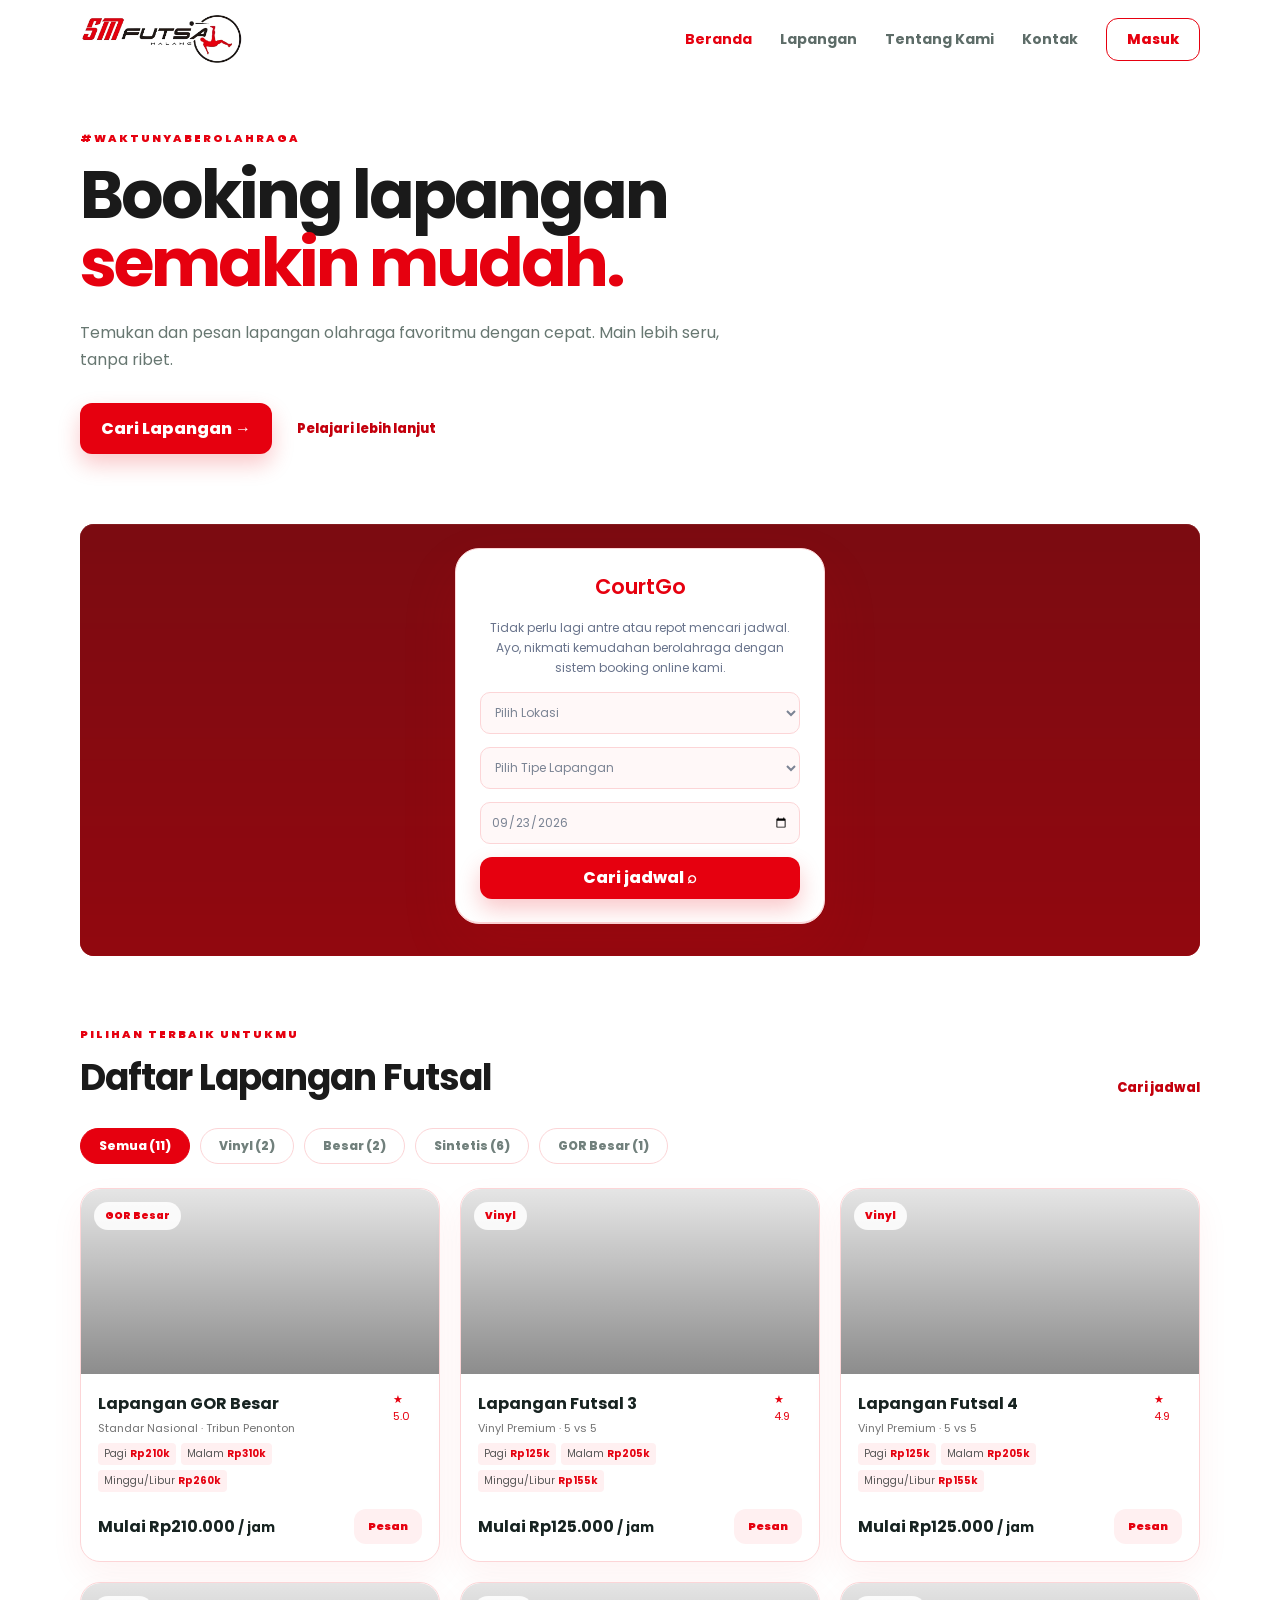
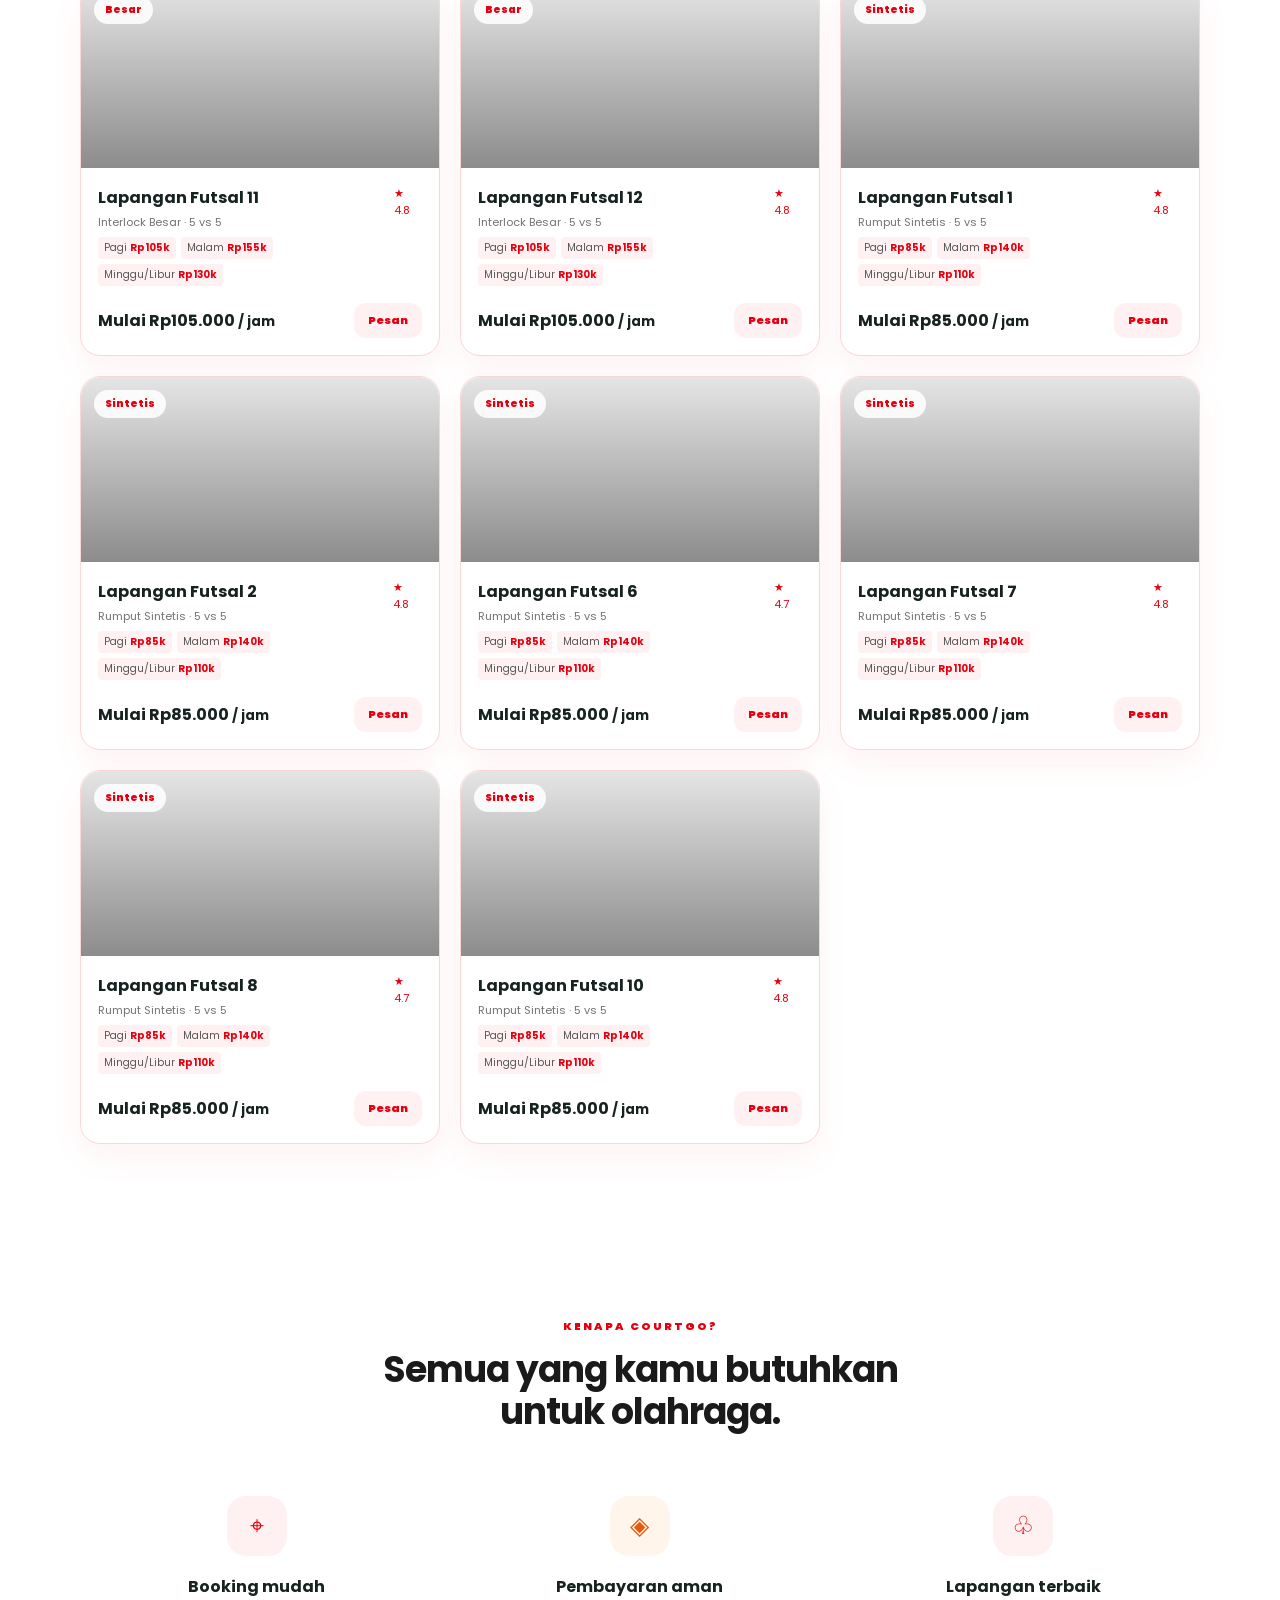
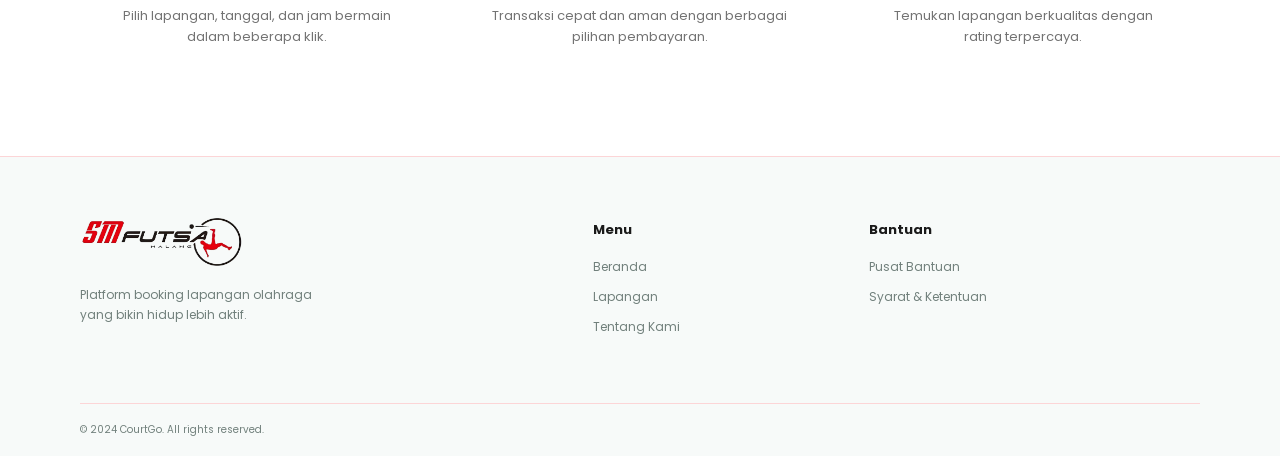
<file: index.html>
<!doctype html>
<html lang="id">
  <head>
    <meta charset="UTF-8" />
    <meta name="viewport" content="width=device-width, initial-scale=1.0" />
    <meta
      name="description"
      content="Booking lapangan olahraga CourtGo dengan cepat dan mudah."
    />
    <title>CourtGo | Booking Lapangan</title>
    <link rel="icon" type="image/png" href="logo.png" />
    <link rel="preconnect" href="https://fonts.googleapis.com" />
    <link rel="preconnect" href="https://fonts.gstatic.com" crossorigin />
    <link
      href="https://fonts.googleapis.com/css2?family=Poppins:wght@400;500;600;700;800&display=swap"
      rel="stylesheet"
    />
    <link rel="stylesheet" href="styles.css" />
    <link rel="stylesheet" href="home-layout.css" />
    <link rel="stylesheet" href="home-fix.css" />
    <link rel="stylesheet" href="redesign.css" />
    <link rel="stylesheet" href="high-end.css" />
  </head>
  <body>
    <a class="skip-link" href="#booking">Lewati ke pencarian lapangan</a>
    <header class="site-header" id="beranda">
      <nav class="nav container" aria-label="Navigasi utama">
        <a class="brand" href="#beranda"
          ><img class="brand-logo" src="logo.png" alt="SM Futsal Malang"
        /></a><button class="nav-toggle" aria-label="Buka menu">
          <span></span><span></span><span></span>
        </button>
        <div class="nav-links">
          <a class="active" href="#beranda">Beranda</a
          ><a href="#lapangan">Lapangan</a
          ><a href="#tentang">Tentang Kami</a><a href="#kontak">Kontak</a
          ><a class="btn btn-outline" href="login.html">Masuk</a>
        </div>
      </nav>
    </header>
    <main>
      <section class="hero">
        <div class="container hero-grid">
          <div class="hero-copy">
            <span class="eyebrow">#WaktunyaBerolahraga</span>
            <h1>Booking lapangan<br /><span>semakin mudah.</span></h1>
            <p>
              Temukan dan pesan lapangan olahraga favoritmu dengan cepat. Main
              lebih seru, tanpa ribet.
            </p>
            <div class="hero-actions">
              <a class="btn btn-primary" href="#booking">Cari Lapangan →</a
              ><a class="text-link" href="#tentang">Pelajari lebih lanjut</a>
            </div>
          </div>
        </div>
      </section>
      <section class="booking-panel container" id="booking">
        <div class="booking-panel-inner">
          <h2>CourtGo</h2>
          <p>
            Tidak perlu lagi antre atau repot mencari jadwal. Ayo, nikmati
            kemudahan berolahraga dengan sistem booking online kami.
          </p>
          <form id="bookingForm">
            <select required id="locationSelect">
              <option value="">Pilih Lokasi</option>
              <option value="sudimoro">JL. Sudimoro Utara</option></select
            ><select required id="courtTypeSelect">
              <option value="">Pilih Tipe Lapangan</option>
              <option value="vinyl">Lapangan Vinyl</option>
              <option value="besar">Lapangan Besar</option>
              <option value="sintetis">Lapangan Sintetis</option>
              <option value="gor">Lapangan GOR Besar</option></select
            ><input type="date" value="2026-09-23" required /><button
              class="btn btn-primary"
              type="submit"
            >
              Cari jadwal ⌕
            </button>
          </form>
        </div>
      </section>
      <section class="section container" id="lapangan">
        <div class="section-head">
          <div>
            <span class="eyebrow">Pilihan terbaik untukmu</span>
            <h2>Daftar Lapangan Futsal</h2>
          </div>
          <a class="text-link" href="#booking">Cari jadwal</a>
        </div>
        <div class="filter-row">
          <button class="filter active" data-filter="all">Semua (11)</button
          ><button class="filter" data-filter="vinyl">Vinyl (2)</button
          ><button class="filter" data-filter="besar">Besar (2)</button
          ><button class="filter" data-filter="sintetis">Sintetis (6)</button
          ><button class="filter" data-filter="gor">GOR Besar (1)</button>
        </div>
        <div class="court-grid">
          <!-- GOR Besar (1) -->
          <article class="court-card" data-category="gor">
            <div class="court-image image-futsal" style="background-image: url('https://images.unsplash.com/photo-1574629810360-7efbbe195018?auto=format&fit=crop&w=800&q=80');">
              <span class="badge">GOR Besar</span>
            </div>
            <div class="court-info">
              <div>
                <h3>Lapangan GOR Besar</h3>
                <p>Standar Nasional · Tribun Penonton</p>
                <div class="court-rates">
                  <span>Pagi <b>Rp210k</b></span>
                  <span>Malam <b>Rp310k</b></span>
                  <span>Minggu/Libur <b>Rp260k</b></span>
                </div>
              </div>
              <div class="rating">★ 5.0</div>
            </div>
            <div class="court-bottom">
              <strong>Mulai Rp210.000 <small>/ jam</small></strong
              ><a class="book-btn" href="detail.html?court=gor">Pesan</a>
            </div>
          </article>

          <!-- Lapangan Vinyl (2): Lapangan 3 & 4 -->
          <article class="court-card" data-category="vinyl">
            <div class="court-image image-futsal" style="background-image: url('https://images.unsplash.com/photo-1518091043644-c1d4457512c6?auto=format&fit=crop&w=800&q=80');">
              <span class="badge">Vinyl</span>
            </div>
            <div class="court-info">
              <div>
                <h3>Lapangan Futsal 3</h3>
                <p>Vinyl Premium · 5 vs 5</p>
                <div class="court-rates">
                  <span>Pagi <b>Rp125k</b></span>
                  <span>Malam <b>Rp205k</b></span>
                  <span>Minggu/Libur <b>Rp155k</b></span>
                </div>
              </div>
              <div class="rating">★ 4.9</div>
            </div>
            <div class="court-bottom">
              <strong>Mulai Rp125.000 <small>/ jam</small></strong
              ><a class="book-btn" href="detail.html?court=3">Pesan</a>
            </div>
          </article>
          <article class="court-card" data-category="vinyl">
            <div class="court-image image-futsal" style="background-image: url('https://images.unsplash.com/photo-1560272564-c83b66b1ad12?auto=format&fit=crop&w=800&q=80');">
              <span class="badge">Vinyl</span>
            </div>
            <div class="court-info">
              <div>
                <h3>Lapangan Futsal 4</h3>
                <p>Vinyl Premium · 5 vs 5</p>
                <div class="court-rates">
                  <span>Pagi <b>Rp125k</b></span>
                  <span>Malam <b>Rp205k</b></span>
                  <span>Minggu/Libur <b>Rp155k</b></span>
                </div>
              </div>
              <div class="rating">★ 4.9</div>
            </div>
            <div class="court-bottom">
              <strong>Mulai Rp125.000 <small>/ jam</small></strong
              ><a class="book-btn" href="detail.html?court=4">Pesan</a>
            </div>
          </article>

          <!-- Lapangan Besar (2): Lapangan 11 & 12 -->
          <article class="court-card" data-category="besar">
            <div class="court-image image-futsal" style="background-image: url('https://images.unsplash.com/photo-1575361204480-aadea25e6e68?auto=format&fit=crop&w=800&q=80');">
              <span class="badge">Besar</span>
            </div>
            <div class="court-info">
              <div>
                <h3>Lapangan Futsal 11</h3>
                <p>Interlock Besar · 5 vs 5</p>
                <div class="court-rates">
                  <span>Pagi <b>Rp105k</b></span>
                  <span>Malam <b>Rp155k</b></span>
                  <span>Minggu/Libur <b>Rp130k</b></span>
                </div>
              </div>
              <div class="rating">★ 4.8</div>
            </div>
            <div class="court-bottom">
              <strong>Mulai Rp105.000 <small>/ jam</small></strong
              ><a class="book-btn" href="detail.html?court=11">Pesan</a>
            </div>
          </article>
          <article class="court-card" data-category="besar">
            <div class="court-image image-futsal" style="background-image: url('https://images.unsplash.com/photo-1431324155629-1a6deb1dec8d?auto=format&fit=crop&w=800&q=80');">
              <span class="badge">Besar</span>
            </div>
            <div class="court-info">
              <div>
                <h3>Lapangan Futsal 12</h3>
                <p>Interlock Besar · 5 vs 5</p>
                <div class="court-rates">
                  <span>Pagi <b>Rp105k</b></span>
                  <span>Malam <b>Rp155k</b></span>
                  <span>Minggu/Libur <b>Rp130k</b></span>
                </div>
              </div>
              <div class="rating">★ 4.8</div>
            </div>
            <div class="court-bottom">
              <strong>Mulai Rp105.000 <small>/ jam</small></strong
              ><a class="book-btn" href="detail.html?court=12">Pesan</a>
            </div>
          </article>

          <!-- Lapangan Sintetis (6): Lapangan 1, 2, 6, 7, 8, 10 -->
          <article class="court-card" data-category="sintetis">
            <div class="court-image image-futsal" style="background-image: url('https://images.unsplash.com/photo-1529900748604-07564a03e7a6?auto=format&fit=crop&w=800&q=80');">
              <span class="badge">Sintetis</span>
            </div>
            <div class="court-info">
              <div>
                <h3>Lapangan Futsal 1</h3>
                <p>Rumput Sintetis · 5 vs 5</p>
                <div class="court-rates">
                  <span>Pagi <b>Rp85k</b></span>
                  <span>Malam <b>Rp140k</b></span>
                  <span>Minggu/Libur <b>Rp110k</b></span>
                </div>
              </div>
              <div class="rating">★ 4.8</div>
            </div>
            <div class="court-bottom">
              <strong>Mulai Rp85.000 <small>/ jam</small></strong
              ><a class="book-btn" href="detail.html?court=1">Pesan</a>
            </div>
          </article>
          <article class="court-card" data-category="sintetis">
            <div class="court-image image-futsal" style="background-image: url('https://images.unsplash.com/photo-1551958219-acbc608c6377?auto=format&fit=crop&w=800&q=80');">
              <span class="badge">Sintetis</span>
            </div>
            <div class="court-info">
              <div>
                <h3>Lapangan Futsal 2</h3>
                <p>Rumput Sintetis · 5 vs 5</p>
                <div class="court-rates">
                  <span>Pagi <b>Rp85k</b></span>
                  <span>Malam <b>Rp140k</b></span>
                  <span>Minggu/Libur <b>Rp110k</b></span>
                </div>
              </div>
              <div class="rating">★ 4.8</div>
            </div>
            <div class="court-bottom">
              <strong>Mulai Rp85.000 <small>/ jam</small></strong
              ><a class="book-btn" href="detail.html?court=2">Pesan</a>
            </div>
          </article>
          <article class="court-card" data-category="sintetis">
            <div class="court-image image-futsal" style="background-image: url('https://images.unsplash.com/photo-1543326727-cf6c39e8f84c?auto=format&fit=crop&w=800&q=80');">
              <span class="badge">Sintetis</span>
            </div>
            <div class="court-info">
              <div>
                <h3>Lapangan Futsal 6</h3>
                <p>Rumput Sintetis · 5 vs 5</p>
                <div class="court-rates">
                  <span>Pagi <b>Rp85k</b></span>
                  <span>Malam <b>Rp140k</b></span>
                  <span>Minggu/Libur <b>Rp110k</b></span>
                </div>
              </div>
              <div class="rating">★ 4.7</div>
            </div>
            <div class="court-bottom">
              <strong>Mulai Rp85.000 <small>/ jam</small></strong
              ><a class="book-btn" href="detail.html?court=6">Pesan</a>
            </div>
          </article>
          <article class="court-card" data-category="sintetis">
            <div class="court-image image-futsal" style="background-image: url('https://images.unsplash.com/photo-1508098682722-e99c43a406b2?auto=format&fit=crop&w=800&q=80');">
              <span class="badge">Sintetis</span>
            </div>
            <div class="court-info">
              <div>
                <h3>Lapangan Futsal 7</h3>
                <p>Rumput Sintetis · 5 vs 5</p>
                <div class="court-rates">
                  <span>Pagi <b>Rp85k</b></span>
                  <span>Malam <b>Rp140k</b></span>
                  <span>Minggu/Libur <b>Rp110k</b></span>
                </div>
              </div>
              <div class="rating">★ 4.8</div>
            </div>
            <div class="court-bottom">
              <strong>Mulai Rp85.000 <small>/ jam</small></strong
              ><a class="book-btn" href="detail.html?court=7">Pesan</a>
            </div>
          </article>
          <article class="court-card" data-category="sintetis">
            <div class="court-image image-futsal" style="background-image: url('https://images.unsplash.com/photo-1577223625816-7546f13df25d?auto=format&fit=crop&w=800&q=80');">
              <span class="badge">Sintetis</span>
            </div>
            <div class="court-info">
              <div>
                <h3>Lapangan Futsal 8</h3>
                <p>Rumput Sintetis · 5 vs 5</p>
                <div class="court-rates">
                  <span>Pagi <b>Rp85k</b></span>
                  <span>Malam <b>Rp140k</b></span>
                  <span>Minggu/Libur <b>Rp110k</b></span>
                </div>
              </div>
              <div class="rating">★ 4.7</div>
            </div>
            <div class="court-bottom">
              <strong>Mulai Rp85.000 <small>/ jam</small></strong
              ><a class="book-btn" href="detail.html?court=8">Pesan</a>
            </div>
          </article>
          <article class="court-card" data-category="sintetis">
            <div class="court-image image-futsal" style="background-image: url('https://images.unsplash.com/photo-1579952363873-27f3bade9f55?auto=format&fit=crop&w=800&q=80');">
              <span class="badge">Sintetis</span>
            </div>
            <div class="court-info">
              <div>
                <h3>Lapangan Futsal 10</h3>
                <p>Rumput Sintetis · 5 vs 5</p>
                <div class="court-rates">
                  <span>Pagi <b>Rp85k</b></span>
                  <span>Malam <b>Rp140k</b></span>
                  <span>Minggu/Libur <b>Rp110k</b></span>
                </div>
              </div>
              <div class="rating">★ 4.8</div>
            </div>
            <div class="court-bottom">
              <strong>Mulai Rp85.000 <small>/ jam</small></strong
              ><a class="book-btn" href="detail.html?court=10">Pesan</a>
            </div>
          </article>
        </div>
      </section>
      <section class="benefits" id="tentang">
        <div class="container">
          <div class="section-head centered">
            <div>
              <span class="eyebrow">Kenapa CourtGo?</span>
              <h2>Semua yang kamu butuhkan<br />untuk olahraga.</h2>
            </div>
          </div>
          <div class="benefit-grid">
            <div class="benefit">
              <span class="benefit-icon green">⌖</span>
              <h3>Booking mudah</h3>
              <p>
                Pilih lapangan, tanggal, dan jam bermain dalam beberapa klik.
              </p>
            </div>
            <div class="benefit">
              <span class="benefit-icon orange">◈</span>
              <h3>Pembayaran aman</h3>
              <p>
                Transaksi cepat dan aman dengan berbagai pilihan pembayaran.
              </p>
            </div>
            <div class="benefit">
              <span class="benefit-icon blue">♧</span>
              <h3>Lapangan terbaik</h3>
              <p>Temukan lapangan berkualitas dengan rating terpercaya.</p>
            </div>
          </div>
        </div>
      </section>
    </main>
    <footer class="footer">
      <div class="container footer-grid">
        <div>
          <a class="brand" href="#beranda"
            ><img class="brand-logo" src="logo.png" alt="SM Futsal Malang"
          /></a>
          <p>
            Platform booking lapangan olahraga<br />yang bikin hidup lebih
            aktif.
          </p>
        </div>
        <div>
          <h4>Menu</h4>
          <a href="#beranda">Beranda</a><a href="#lapangan">Lapangan</a
          ><a href="#tentang">Tentang Kami</a>
        </div>
        <div>
          <h4>Bantuan</h4>
          <a href="#kontak">Pusat Bantuan</a
          ><a href="#kontak">Syarat & Ketentuan</a>
        </div>
      </div>
      <div class="container footer-bottom">
        © 2024 CourtGo. All rights reserved.
      </div>
    </footer>
    <script>
      document
        .querySelector("#bookingForm")
        .addEventListener("submit", (event) => {
          event.preventDefault();
          const courtType = document.querySelector("#courtTypeSelect")?.value;
          if (courtType) {
            const filterBtn = document.querySelector(`.filter-row .filter[data-filter="${courtType}"]`);
            if (filterBtn) filterBtn.click();
          }
          document.querySelector("#lapangan")?.scrollIntoView({ behavior: "smooth" });
        });

      // Filter Lapangan Futsal (Semua, Besar, Kecil)
      const filterBtns = document.querySelectorAll(".filter-row .filter");
      const courtCards = document.querySelectorAll(".court-grid .court-card");

      filterBtns.forEach((btn) => {
        btn.addEventListener("click", () => {
          filterBtns.forEach((b) => b.classList.remove("active"));
          btn.classList.add("active");
          const target = btn.getAttribute("data-filter");

          courtCards.forEach((card) => {
            const cat = card.getAttribute("data-category");
            if (target === "all" || cat === target) {
              card.style.display = "";
            } else {
              card.style.display = "none";
            }
          });
        });
      });
    </script>
    <script src="app.js"></script>
  </body>
</html>
</file>
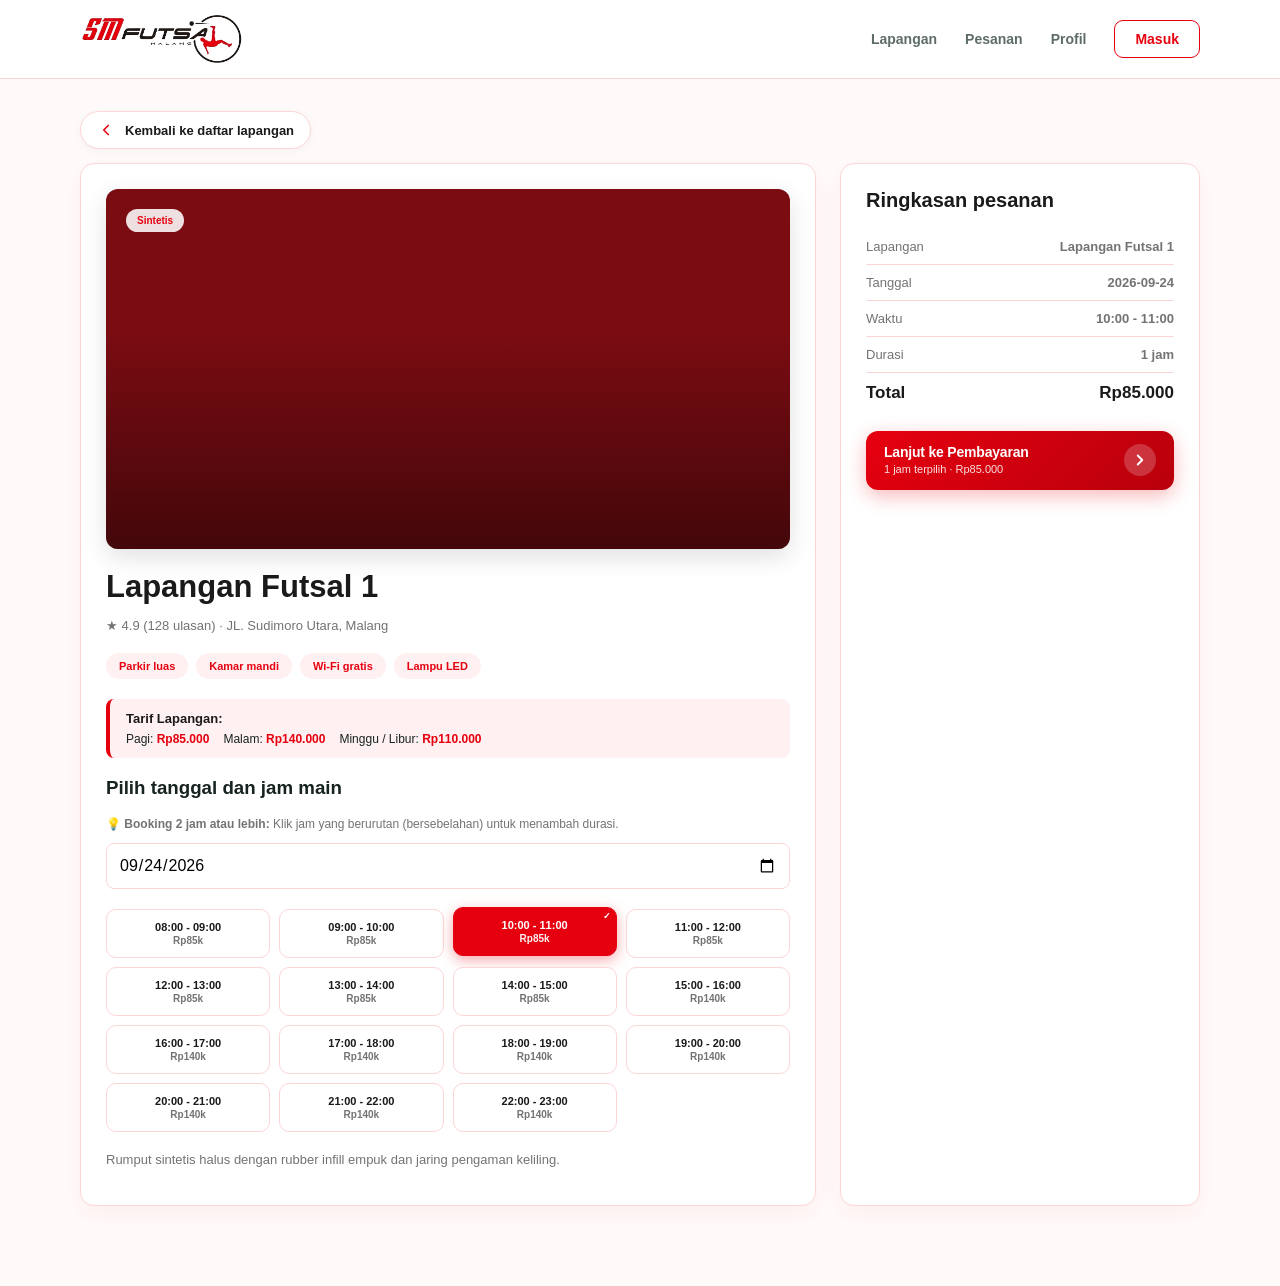
<file: detail.html>
﻿<!doctype html>
<html lang="id">
  <head>
    <meta charset="UTF-8" />
    <meta name="viewport" content="width=device-width,initial-scale=1" />
    <title>Detail Lapangan | CourtGo</title>
    <link rel="icon" type="image/png" href="logo.png" />
    <link rel="stylesheet" href="styles.css" />
    <link rel="stylesheet" href="pages.css" />
  </head>
  <body>
    <header class="page-nav">
      <nav class="nav container">
        <a class="brand" href="index.html"
          ><img class="brand-logo" src="logo.png" alt="SM Futsal Malang"
        /></a><button class="nav-toggle" aria-label="Buka menu" aria-expanded="false">
          <span></span><span></span><span></span>
        </button>
        <div class="nav-links">
          <a href="index.html#lapangan">Lapangan</a
          ><a href="riwayat-pesanan.html">Pesanan</a
          ><a href="profile.html">Profil</a
          ><a class="btn btn-outline" href="login.html">Masuk</a>
        </div>
      </nav>
    </header>
    <main class="page-shell">
      <div class="container">
        <a class="btn-back" href="index.html#lapangan">
          <svg width="18" height="18" viewBox="0 0 24 24" fill="none" stroke="currentColor" stroke-width="2.2" stroke-linecap="round" stroke-linejoin="round">
            <path d="m15 18-6-6 6-6"/>
          </svg>
          <span>Kembali ke daftar lapangan</span>
        </a>
        <div class="page-grid">
          <section class="page-card">
            <div class="detail-cover" id="courtCover"><span class="badge" id="courtBadge">Sintetis</span></div>
            <div class="detail-info">
              <h1 id="courtTitle">Lapangan Futsal 1</h1>
              <p>★ 4.9 (128 ulasan) · JL. Sudimoro Utara, Malang</p>
              <div class="chips">
                <span class="chip">Parkir luas</span
                ><span class="chip">Kamar mandi</span
                ><span class="chip">Wi-Fi gratis</span
                ><span class="chip">Lampu LED</span>
              </div>

              <!-- Pricelist Box -->
              <div style="background: #fff0f1; border-radius: 8px; padding: 12px 16px; margin: 16px 0; border-left: 4px solid var(--green);">
                <div style="font-weight: 700; color: #1a1a1a; margin-bottom: 6px; font-size: 13px;">Tarif Lapangan:</div>
                <div style="display: flex; gap: 14px; flex-wrap: wrap; font-size: 12px;" id="courtRatesDisplay">
                  <span>Pagi: <b style="color: var(--green);">Rp85.000</b></span>
                  <span>Malam: <b style="color: var(--green);">Rp140.000</b></span>
                  <span>Minggu / Libur: <b style="color: var(--green);">Rp110.000</b></span>
                </div>
              </div>

              <h3>Pilih tanggal dan jam main</h3>
              <p style="font-size: 12px; color: var(--muted); margin: 4px 0 12px;">💡 <b>Booking 2 jam atau lebih:</b> Klik jam yang berurutan (bersebelahan) untuk menambah durasi.</p>
              <input
                id="bookingDateInput"
                type="date"
                value="2026-09-24"
                style="
                  padding: 12px;
                  border: 1px solid var(--line);
                  border-radius: 8px;
                  width: 100%;
                "
              />
              <div class="schedule" id="scheduleSlots">
                <!-- Pagi: 08:00 - 15:00 -->
                <button class="slot" data-slot="08:00 - 09:00" data-session="pagi">08:00 - 09:00<br /><span class="slot-price">Rp85k</span></button>
                <button class="slot" data-slot="09:00 - 10:00" data-session="pagi">09:00 - 10:00<br /><span class="slot-price">Rp85k</span></button>
                <button class="slot selected" data-slot="10:00 - 11:00" data-session="pagi">10:00 - 11:00<br /><span class="slot-price">Rp85k</span></button>
                <button class="slot" data-slot="11:00 - 12:00" data-session="pagi">11:00 - 12:00<br /><span class="slot-price">Rp85k</span></button>
                <button class="slot" data-slot="12:00 - 13:00" data-session="pagi">12:00 - 13:00<br /><span class="slot-price">Rp85k</span></button>
                <button class="slot" data-slot="13:00 - 14:00" data-session="pagi">13:00 - 14:00<br /><span class="slot-price">Rp85k</span></button>
                <button class="slot" data-slot="14:00 - 15:00" data-session="pagi">14:00 - 15:00<br /><span class="slot-price">Rp85k</span></button>
                <!-- Malam: 15:00 - 23:00 -->
                <button class="slot" data-slot="15:00 - 16:00" data-session="malam">15:00 - 16:00<br /><span class="slot-price">Rp140k</span></button>
                <button class="slot" data-slot="16:00 - 17:00" data-session="malam">16:00 - 17:00<br /><span class="slot-price">Rp140k</span></button>
                <button class="slot" data-slot="17:00 - 18:00" data-session="malam">17:00 - 18:00<br /><span class="slot-price">Rp140k</span></button>
                <button class="slot" data-slot="18:00 - 19:00" data-session="malam">18:00 - 19:00<br /><span class="slot-price">Rp140k</span></button>
                <button class="slot" data-slot="19:00 - 20:00" data-session="malam">19:00 - 20:00<br /><span class="slot-price">Rp140k</span></button>
                <button class="slot" data-slot="20:00 - 21:00" data-session="malam">20:00 - 21:00<br /><span class="slot-price">Rp140k</span></button>
                <button class="slot" data-slot="21:00 - 22:00" data-session="malam">21:00 - 22:00<br /><span class="slot-price">Rp140k</span></button>
                <button class="slot" data-slot="22:00 - 23:00" data-session="malam">22:00 - 23:00<br /><span class="slot-price">Rp140k</span></button>
              </div>
              <p id="courtDesc">
                Lapangan indoor berkualitas standar, nyaman untuk kompetisi maupun latihan rutin bersama tim.
              </p>
            </div>
          </section>
          <aside class="page-card summary">
            <h2>Ringkasan pesanan</h2>
            <div class="summary-row">
              <span>Lapangan</span><b id="summaryCourt">Lapangan Futsal 1</b>
            </div>
            <div class="summary-row"><span>Tanggal</span><b id="summaryDate">24 Sep 2026</b></div>
            <div class="summary-row"><span>Waktu</span><b id="summarySlot">10:00 - 11:00</b></div>
            <div class="summary-row"><span>Durasi</span><b id="summaryDuration">1 jam</b></div>
            <div class="summary-row total">
              <span>Total</span><strong id="summaryTotal">Rp85.000</strong>
            </div>
            <a class="btn-checkout" id="payButton" href="pembayaran.html">
              <div class="btn-checkout-content">
                <span class="btn-checkout-title">Lanjut ke Pembayaran</span>
                <span class="btn-checkout-sub" id="payBtnSubtext">1 jam terpilih</span>
              </div>
              <div class="btn-checkout-arrow">
                <svg width="18" height="18" viewBox="0 0 24 24" fill="none" stroke="currentColor" stroke-width="2.5" stroke-linecap="round" stroke-linejoin="round">
                  <polyline points="9 18 15 12 9 6"></polyline>
                </svg>
              </div>
            </a>
          </aside>
        </div>
      </div>
    </main>
    <script src="app.js"></script>
    <script>
      const courtPrices = {
        gor: {
          name: 'Lapangan GOR Besar',
          badge: 'GOR Besar',
          pagi: 210000,
          malam: 310000,
          libur: 260000,
          image: 'https://images.unsplash.com/photo-1574629810360-7efbbe195018?auto=format&fit=crop&w=800&q=80',
          desc: 'Lapangan GOR besar standar turnamen dengan tribun penonton dan pencahayaan pro LED.'
        },
        '3': {
          name: 'Lapangan Futsal 3',
          badge: 'Vinyl',
          pagi: 125000,
          malam: 205000,
          libur: 155000,
          image: 'https://images.unsplash.com/photo-1518091043644-c1d4457512c6?auto=format&fit=crop&w=800&q=80',
          desc: 'Lantai vinyl pro elastis standar futsal internasional, nyaman untuk grip dan pergerakan lincah.'
        },
        '4': {
          name: 'Lapangan Futsal 4',
          badge: 'Vinyl',
          pagi: 125000,
          malam: 205000,
          libur: 155000,
          image: 'https://images.unsplash.com/photo-1560272564-c83b66b1ad12?auto=format&fit=crop&w=800&q=80',
          desc: 'Lantai vinyl pro elastis standar futsal internasional, nyaman untuk grip dan pergerakan lincah.'
        },
        '11': {
          name: 'Lapangan Futsal 11',
          badge: 'Besar',
          pagi: 105000,
          malam: 155000,
          libur: 130000,
          image: 'https://images.unsplash.com/photo-1575361204480-aadea25e6e68?auto=format&fit=crop&w=800&q=80',
          desc: 'Lantai interlock modular berkualitas tinggi dengan pantulan bola yang stabil dan presisi.'
        },
        '12': {
          name: 'Lapangan Futsal 12',
          badge: 'Besar',
          pagi: 105000,
          malam: 155000,
          libur: 130000,
          image: 'https://images.unsplash.com/photo-1431324155629-1a6deb1dec8d?auto=format&fit=crop&w=800&q=80',
          desc: 'Lantai interlock modular berkualitas tinggi dengan pantulan bola yang stabil dan presisi.'
        },
        '1': {
          name: 'Lapangan Futsal 1',
          badge: 'Sintetis',
          pagi: 85000,
          malam: 140000,
          libur: 110000,
          image: 'https://images.unsplash.com/photo-1529900748604-07564a03e7a6?auto=format&fit=crop&w=800&q=80',
          desc: 'Rumput sintetis halus dengan rubber infill empuk dan jaring pengaman keliling.'
        },
        '2': {
          name: 'Lapangan Futsal 2',
          badge: 'Sintetis',
          pagi: 85000,
          malam: 140000,
          libur: 110000,
          image: 'https://images.unsplash.com/photo-1551958219-acbc608c6377?auto=format&fit=crop&w=800&q=80',
          desc: 'Rumput sintetis halus dengan rubber infill empuk dan jaring pengaman keliling.'
        },
        '6': {
          name: 'Lapangan Futsal 6',
          badge: 'Sintetis',
          pagi: 85000,
          malam: 140000,
          libur: 110000,
          image: 'https://images.unsplash.com/photo-1543326727-cf6c39e8f84c?auto=format&fit=crop&w=800&q=80',
          desc: 'Rumput sintetis halus dengan rubber infill empuk dan jaring pengaman keliling.'
        },
        '7': {
          name: 'Lapangan Futsal 7',
          badge: 'Sintetis',
          pagi: 85000,
          malam: 140000,
          libur: 110000,
          image: 'https://images.unsplash.com/photo-1508098682722-e99c43a406b2?auto=format&fit=crop&w=800&q=80',
          desc: 'Rumput sintetis halus dengan rubber infill empuk dan jaring pengaman keliling.'
        },
        '8': {
          name: 'Lapangan Futsal 8',
          badge: 'Sintetis',
          pagi: 85000,
          malam: 140000,
          libur: 110000,
          image: 'https://images.unsplash.com/photo-1577223625816-7546f13df25d?auto=format&fit=crop&w=800&q=80',
          desc: 'Rumput sintetis halus dengan rubber infill empuk dan jaring pengaman keliling.'
        },
        '10': {
          name: 'Lapangan Futsal 10',
          badge: 'Sintetis',
          pagi: 85000,
          malam: 140000,
          libur: 110000,
          image: 'https://images.unsplash.com/photo-1579952363873-27f3bade9f55?auto=format&fit=crop&w=800&q=80',
          desc: 'Rumput sintetis halus dengan rubber infill empuk dan jaring pengaman keliling.'
        }
      };

      const params = new URLSearchParams(window.location.search);
      const courtKey = params.get('court') || '1';
      const court = courtPrices[courtKey] || courtPrices['1'];

      document.getElementById('courtTitle').textContent = court.name;
      document.getElementById('courtBadge').textContent = court.badge;
      document.getElementById('courtDesc').textContent = court.desc;
      document.getElementById('summaryCourt').textContent = court.name;

      const coverEl = document.getElementById('courtCover');
      if (coverEl && court.image) {
        coverEl.style.backgroundImage = `url("${court.image}")`;
      }

      const formatRp = (num) => 'Rp' + num.toLocaleString('id-ID');
      const formatK = (num) => 'Rp' + (num / 1000) + 'k';

      function getSlots() {
        return Array.from(document.querySelectorAll('#scheduleSlots .slot'));
      }

      function updatePrices() {
        const dateVal = document.getElementById('bookingDateInput').value;
        const dateObj = new Date(dateVal);
        const isSunday = dateObj.getDay() === 0;

        document.getElementById('courtRatesDisplay').innerHTML = `
          <span>Pagi: <b style="color: var(--green);">${formatRp(court.pagi)}</b></span>
          <span>Malam: <b style="color: var(--green);">${formatRp(court.malam)}</b></span>
          <span>Minggu / Libur: <b style="color: var(--green);">${formatRp(court.libur)}</b></span>
        `;

        const slots = getSlots();
        slots.forEach(btn => {
          const session = btn.getAttribute('data-session');
          let price = isSunday ? court.libur : (session === 'pagi' ? court.pagi : court.malam);
          btn.querySelector('.slot-price').textContent = formatK(price);
          btn.setAttribute('data-price', price);
        });

        let selectedBtns = slots.filter(btn => btn.classList.contains('selected'));
        if (selectedBtns.length === 0) {
          const defaultBtn = slots[2] || slots[0];
          if (defaultBtn) {
            defaultBtn.classList.add('selected');
            selectedBtns.push(defaultBtn);
          }
        }

        let totalPrice = 0;
        selectedBtns.forEach(btn => {
          totalPrice += parseInt(btn.getAttribute('data-price') || '0', 10);
        });

        const durationHours = selectedBtns.length;
        const durationText = `${durationHours} jam`;

        const firstSlot = selectedBtns[0].getAttribute('data-slot') || '';
        const lastSlot = selectedBtns[selectedBtns.length - 1].getAttribute('data-slot') || '';
        const startTime = firstSlot.split(' - ')[0] || '';
        const endTime = lastSlot.split(' - ')[1] || '';
        const slotSummaryText = `${startTime} - ${endTime}`;

        document.getElementById('summarySlot').textContent = slotSummaryText;
        document.getElementById('summaryDuration').textContent = durationText;
        document.getElementById('summaryTotal').textContent = formatRp(totalPrice);
        document.getElementById('summaryDate').textContent = dateVal;

        const subtextEl = document.getElementById('payBtnSubtext');
        if (subtextEl) {
          subtextEl.textContent = `${durationHours} jam terpilih · ${formatRp(totalPrice)}`;
        }

        const payUrl = `pembayaran.html?court=${encodeURIComponent(court.name)}&slot=${encodeURIComponent(slotSummaryText)}&duration=${durationHours}&date=${encodeURIComponent(dateVal)}&price=${totalPrice}`;
        document.getElementById('payButton').setAttribute('href', payUrl);
      }

      function handleSlotClick(clickedBtn) {
        const slots = getSlots();
        const clickedIdx = slots.indexOf(clickedBtn);
        if (clickedIdx === -1) return;

        const selectedIndices = [];
        slots.forEach((btn, idx) => {
          if (btn.classList.contains('selected')) selectedIndices.push(idx);
        });

        if (selectedIndices.length <= 1 && selectedIndices.includes(clickedIdx)) {
          return; // Minimal 1 slot aktif
        }

        if (selectedIndices.length === 1) {
          const currentIdx = selectedIndices[0];
          if (Math.abs(clickedIdx - currentIdx) === 1) {
            const min = Math.min(currentIdx, clickedIdx);
            const max = Math.max(currentIdx, clickedIdx);
            slots.forEach((btn, idx) => {
              btn.classList.toggle('selected', idx >= min && idx <= max);
            });
          } else {
            slots.forEach((btn, idx) => {
              btn.classList.toggle('selected', idx === clickedIdx);
            });
          }
        } else {
          const min = selectedIndices[0];
          const max = selectedIndices[selectedIndices.length - 1];

          if (clickedIdx === min - 1) {
            slots[clickedIdx].classList.add('selected');
          } else if (clickedIdx === max + 1) {
            slots[clickedIdx].classList.add('selected');
          } else if (clickedIdx === min) {
            slots[min].classList.remove('selected');
          } else if (clickedIdx === max) {
            slots[max].classList.remove('selected');
          } else {
            slots.forEach((btn, idx) => {
              btn.classList.toggle('selected', idx === clickedIdx);
            });
          }
        }
        updatePrices();
      }

      document.querySelectorAll('#scheduleSlots .slot').forEach(btn => {
        btn.addEventListener('click', () => handleSlotClick(btn));
      });

      document.getElementById('bookingDateInput').addEventListener('change', updatePrices);
      updatePrices();
    </script>
  </body>
</html>
</file>
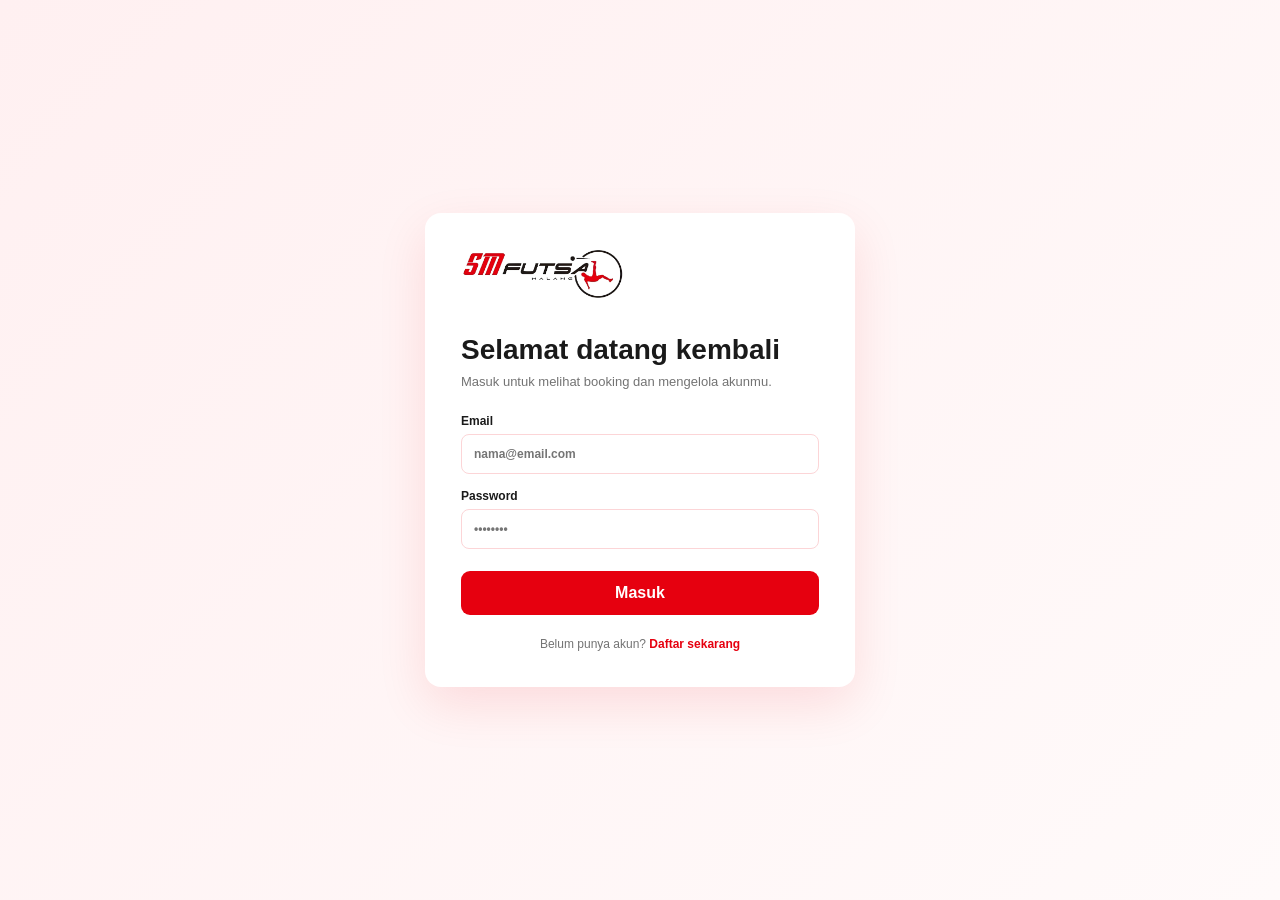
<file: login.html>
﻿<!doctype html>
<html lang="id">
  <head>
    <meta charset="UTF-8" />
    <meta name="viewport" content="width=device-width,initial-scale=1" />
    <title>Masuk | CourtGo</title>
    <link rel="icon" type="image/png" href="logo.png" />
    <link rel="stylesheet" href="styles.css" />
    <link rel="stylesheet" href="pages.css" />
  </head>
  <body>
    <main class="auth-shell">
      <section class="auth-card">
        <a class="brand" href="index.html"
          ><img class="brand-logo" src="logo.png" alt="SM Futsal Malang"
        /></a>
        <h1>Selamat datang kembali</h1>
        <p>Masuk untuk melihat booking dan mengelola akunmu.</p>
        <form
          onsubmit="
            event.preventDefault();
            location.href = 'riwayat-pesanan.html';
          "
        >
          <label
            >Email<input
              type="email"
              placeholder="nama@email.com"
              required /></label
          ><label
            >Password<input
              type="password"
              placeholder="••••••••"
              required /></label
          ><button class="btn btn-primary" type="submit">Masuk</button>
        </form>
        <div class="auth-footer">
          Belum punya akun? <a href="#daftar">Daftar sekarang</a>
        </div>
      </section>
    </main>
  </body>
</html>
</file>
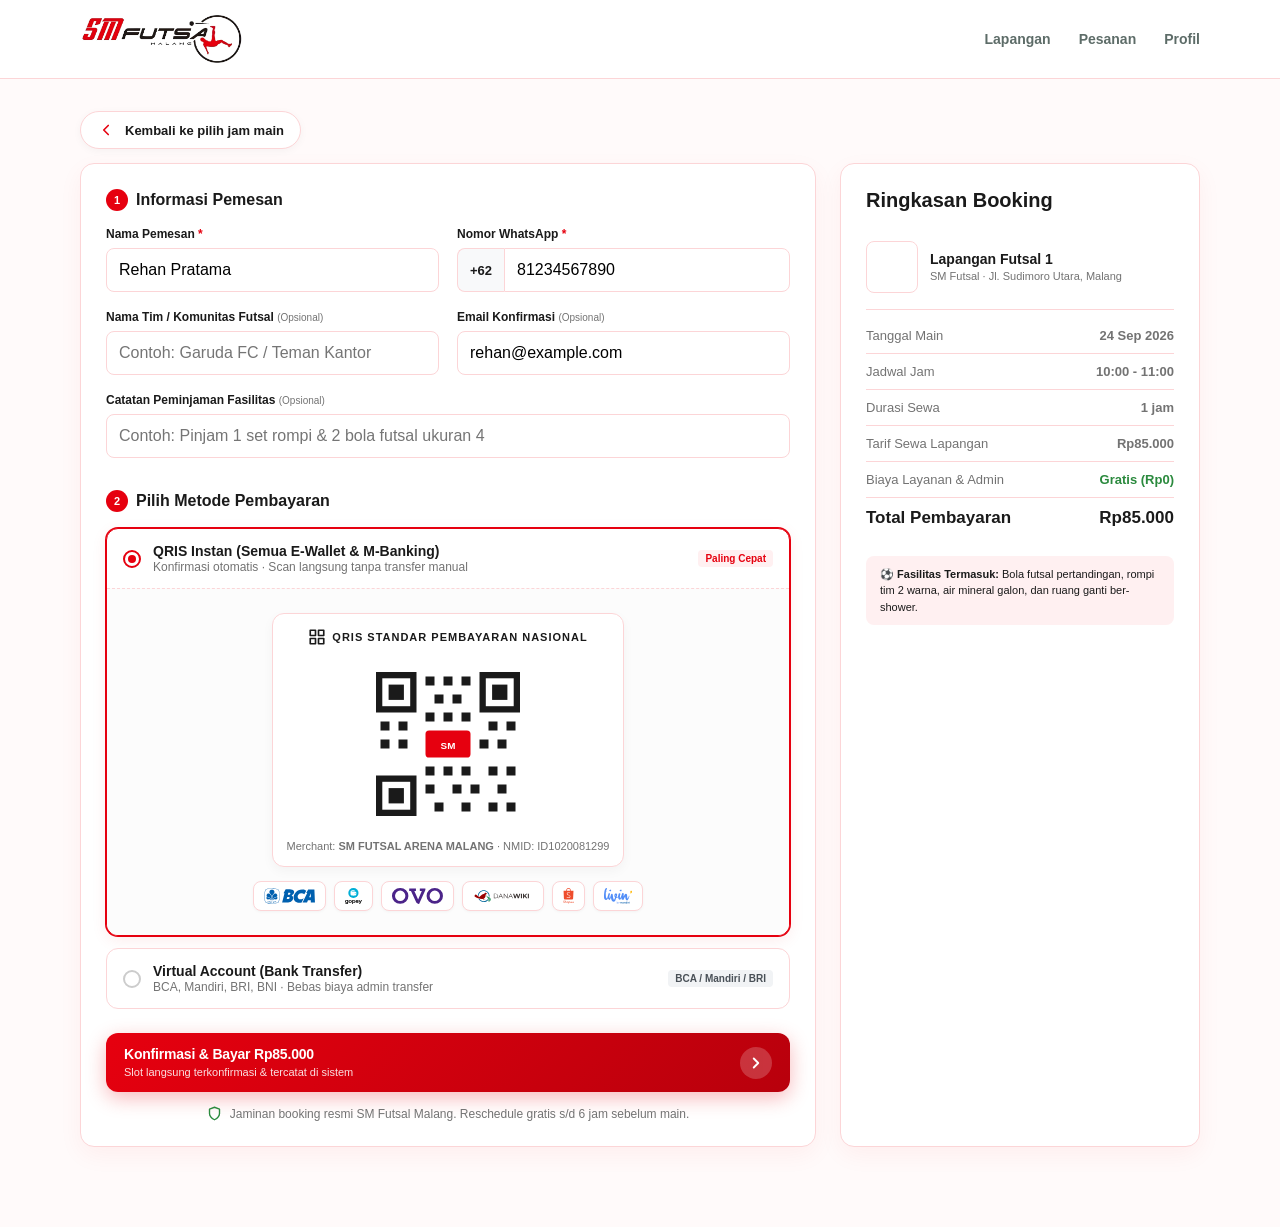
<file: pembayaran.html>
﻿<!doctype html>
<html lang="id">
  <head>
    <meta charset="UTF-8" />
    <meta name="viewport" content="width=device-width,initial-scale=1" />
    <title>Pembayaran | CourtGo</title>
    <link rel="icon" type="image/png" href="logo.png" />
    <link rel="stylesheet" href="styles.css" />
    <link rel="stylesheet" href="pages.css" />
  </head>
  <body>
    <header class="page-nav">
      <nav class="nav container">
        <a class="brand" href="index.html">
          <img class="brand-logo" src="logo.png" alt="SM Futsal Malang" />
        </a>
        <div class="nav-links">
          <a href="index.html#lapangan">Lapangan</a>
          <a href="riwayat-pesanan.html">Pesanan</a>
          <a href="profile.html">Profil</a>
        </div>
      </nav>
    </header>

    <main class="page-shell">
      <div class="container">
        <!-- Back Navigation -->
        <a class="btn-back" id="backToDetailLink" href="detail.html">
          <svg width="18" height="18" viewBox="0 0 24 24" fill="none" stroke="currentColor" stroke-width="2.2" stroke-linecap="round" stroke-linejoin="round">
            <path d="m15 18-6-6 6-6"/>
          </svg>
          <span>Kembali ke pilih jam main</span>
        </a>

        <div class="page-grid">
          <!-- Main Checkout Form Section -->
          <section class="page-card">
            <!-- 1. Customer Information -->
            <div class="checkout-section-title">
              <span class="step-num">1</span>
              <span>Informasi Pemesan</span>
            </div>

            <form id="checkoutForm" onsubmit="event.preventDefault(); handlePaySubmit();">
              <div class="form-grid">
                <div class="form-group">
                  <label for="inputName">Nama Pemesan <span style="color: var(--green);">*</span></label>
                  <input id="inputName" type="text" placeholder="Contoh: Rehan Pratama" required value="Rehan Pratama" />
                </div>

                <div class="form-group">
                  <label for="inputPhone">Nomor WhatsApp <span style="color: var(--green);">*</span></label>
                  <div class="tel-input-group">
                    <span class="tel-prefix">+62</span>
                    <input id="inputPhone" type="tel" placeholder="81234567890" required value="81234567890" />
                  </div>
                </div>

                <div class="form-group">
                  <label for="inputTeam">Nama Tim / Komunitas Futsal <small style="color: var(--muted); font-weight: normal;">(Opsional)</small></label>
                  <input id="inputTeam" type="text" placeholder="Contoh: Garuda FC / Teman Kantor" />
                </div>

                <div class="form-group">
                  <label for="inputEmail">Email Konfirmasi <small style="color: var(--muted); font-weight: normal;">(Opsional)</small></label>
                  <input id="inputEmail" type="email" placeholder="rehan@example.com" value="rehan@example.com" />
                </div>

                <div class="form-group full">
                  <label for="inputNotes">Catatan Peminjaman Fasilitas <small style="color: var(--muted); font-weight: normal;">(Opsional)</small></label>
                  <input id="inputNotes" type="text" placeholder="Contoh: Pinjam 1 set rompi & 2 bola futsal ukuran 4" />
                </div>
              </div>

              <!-- 2. Payment Method Selector -->
              <div class="checkout-section-title" style="margin-top: 32px;">
                <span class="step-num">2</span>
                <span>Pilih Metode Pembayaran</span>
              </div>

              <div class="payment-method-list">
                <!-- Option 1: QRIS -->
                <div class="pay-option active" data-method="qris" onclick="selectPaymentMethod('qris')">
                  <div class="pay-option-header">
                    <div class="pay-option-left">
                      <div class="pay-radio">
                        <div class="pay-radio-inner"></div>
                      </div>
                      <div>
                        <span class="pay-title">QRIS Instan (Semua E-Wallet & M-Banking)</span>
                        <span class="pay-desc">Konfirmasi otomatis · Scan langsung tanpa transfer manual</span>
                      </div>
                    </div>
                    <div class="pay-badges">
                      <span class="pay-badge-tag highlight">Paling Cepat</span>
                    </div>
                  </div>
                  <div class="pay-option-body">
                    <div class="qris-container">
                      <div class="qris-card">
                        <div class="qris-header">
                          <svg width="18" height="18" viewBox="0 0 24 24" fill="none" stroke="currentColor" stroke-width="2.2" stroke-linecap="round" stroke-linejoin="round">
                            <rect x="3" y="3" width="7" height="7"></rect>
                            <rect x="14" y="3" width="7" height="7"></rect>
                            <rect x="14" y="14" width="7" height="7"></rect>
                            <rect x="3" y="14" width="7" height="7"></rect>
                          </svg>
                          <span>QRIS STANDAR PEMBAYARAN NASIONAL</span>
                        </div>
                        <!-- SVG QR Code Authentic Representation -->
                        <svg width="180" height="180" viewBox="0 0 200 200" style="background:#fff; border-radius: 6px;">
                          <!-- Finder Pattern Top-Left -->
                          <rect x="20" y="20" width="45" height="45" fill="#1a1a1a"/>
                          <rect x="27" y="27" width="31" height="31" fill="#ffffff"/>
                          <rect x="34" y="34" width="17" height="17" fill="#1a1a1a"/>
                          <!-- Finder Pattern Top-Right -->
                          <rect x="135" y="20" width="45" height="45" fill="#1a1a1a"/>
                          <rect x="142" y="27" width="31" height="31" fill="#ffffff"/>
                          <rect x="149" y="34" width="17" height="17" fill="#1a1a1a"/>
                          <!-- Finder Pattern Bottom-Left -->
                          <rect x="20" y="135" width="45" height="45" fill="#1a1a1a"/>
                          <rect x="27" y="142" width="31" height="31" fill="#ffffff"/>
                          <rect x="34" y="149" width="17" height="17" fill="#1a1a1a"/>
                          <!-- Authentic Data Dots Matrix -->
                          <rect x="75" y="25" width="10" height="10" fill="#1a1a1a"/>
                          <rect x="95" y="25" width="10" height="10" fill="#1a1a1a"/>
                          <rect x="115" y="25" width="10" height="10" fill="#1a1a1a"/>
                          <rect x="85" y="45" width="10" height="10" fill="#1a1a1a"/>
                          <rect x="105" y="45" width="10" height="10" fill="#1a1a1a"/>
                          <rect x="75" y="65" width="10" height="10" fill="#1a1a1a"/>
                          <rect x="95" y="65" width="10" height="10" fill="#1a1a1a"/>
                          <rect x="115" y="65" width="10" height="10" fill="#1a1a1a"/>
                          <rect x="25" y="75" width="10" height="10" fill="#1a1a1a"/>
                          <rect x="45" y="75" width="10" height="10" fill="#1a1a1a"/>
                          <rect x="145" y="75" width="10" height="10" fill="#1a1a1a"/>
                          <rect x="165" y="75" width="10" height="10" fill="#1a1a1a"/>
                          <rect x="75" y="85" width="50" height="30" fill="#e6000f" rx="4"/>
                          <text x="100" y="105" font-size="11" font-weight="900" fill="#ffffff" text-anchor="middle" font-family="Arial">SM</text>
                          <rect x="25" y="95" width="10" height="10" fill="#1a1a1a"/>
                          <rect x="45" y="95" width="10" height="10" fill="#1a1a1a"/>
                          <rect x="135" y="95" width="10" height="10" fill="#1a1a1a"/>
                          <rect x="155" y="95" width="10" height="10" fill="#1a1a1a"/>
                          <rect x="75" y="125" width="10" height="10" fill="#1a1a1a"/>
                          <rect x="95" y="125" width="10" height="10" fill="#1a1a1a"/>
                          <rect x="115" y="125" width="10" height="10" fill="#1a1a1a"/>
                          <rect x="145" y="125" width="10" height="10" fill="#1a1a1a"/>
                          <rect x="165" y="125" width="10" height="10" fill="#1a1a1a"/>
                          <rect x="75" y="145" width="10" height="10" fill="#1a1a1a"/>
                          <rect x="105" y="145" width="10" height="10" fill="#1a1a1a"/>
                          <rect x="125" y="145" width="10" height="10" fill="#1a1a1a"/>
                          <rect x="155" y="145" width="10" height="10" fill="#1a1a1a"/>
                          <rect x="85" y="165" width="10" height="10" fill="#1a1a1a"/>
                          <rect x="115" y="165" width="10" height="10" fill="#1a1a1a"/>
                          <rect x="145" y="165" width="10" height="10" fill="#1a1a1a"/>
                          <rect x="165" y="165" width="10" height="10" fill="#1a1a1a"/>
                        </svg>
                        <div class="qris-merchant">Merchant: <b>SM FUTSAL ARENA MALANG</b> · NMID: ID1020081299</div>
                      </div>
                      <div class="qris-supported">
                        <div class="qris-logo-item" title="BCA Mobile">
                          <img src="assets/logos/bca.svg" alt="BCA Mobile" />
                        </div>
                        <div class="qris-logo-item" title="GoPay">
                          <img src="assets/logos/gopay.svg" alt="GoPay" />
                        </div>
                        <div class="qris-logo-item" title="OVO">
                          <img src="assets/logos/ovo.svg" alt="OVO" />
                        </div>
                        <div class="qris-logo-item" title="DANA">
                          <img src="assets/logos/dana.svg" alt="DANA" />
                        </div>
                        <div class="qris-logo-item" title="ShopeePay">
                          <img src="assets/logos/shopeepay.svg" alt="ShopeePay" />
                        </div>
                        <div class="qris-logo-item" title="Livin' by Mandiri">
                          <img src="assets/logos/mandiri.svg" alt="Livin' by Mandiri" />
                        </div>
                      </div>
                    </div>
                  </div>
                </div>

                <!-- Option 2: Virtual Account -->
                <div class="pay-option" data-method="va" onclick="selectPaymentMethod('va')">
                  <div class="pay-option-header">
                    <div class="pay-option-left">
                      <div class="pay-radio">
                        <div class="pay-radio-inner"></div>
                      </div>
                      <div>
                        <span class="pay-title">Virtual Account (Bank Transfer)</span>
                        <span class="pay-desc">BCA, Mandiri, BRI, BNI · Bebas biaya admin transfer</span>
                      </div>
                    </div>
                    <div class="pay-badges">
                      <span class="pay-badge-tag">BCA / Mandiri / BRI</span>
                    </div>
                  </div>
                  <div class="pay-option-body">
                    <div class="va-bank-selector">
                      <button type="button" class="va-bank-btn active" onclick="setVaBank('BCA', '8277 0812 3456 7890', event)">
                        <img src="assets/logos/bca.svg" alt="BCA" />
                        <span>Bank BCA</span>
                      </button>
                      <button type="button" class="va-bank-btn" onclick="setVaBank('Mandiri', '8910 8812 3456 7890', event)">
                        <img src="assets/logos/mandiri.svg" alt="Mandiri" />
                        <span>Bank Mandiri</span>
                      </button>
                      <button type="button" class="va-bank-btn" onclick="setVaBank('BRI', '1288 8812 3456 7890', event)">
                        <img src="assets/logos/bri.svg" alt="BRI" />
                        <span>Bank BRI</span>
                      </button>
                    </div>
                    <div class="va-code-box">
                      <div>
                        <div style="font-size: 11px; color: var(--muted); margin-bottom: 2px;" id="vaBankLabel">Nomor Virtual Account BCA:</div>
                        <div class="va-number" id="vaCodeDisplay">8277 0812 3456 7890</div>
                      </div>
                      <button type="button" class="btn-copy" onclick="copyVaNumber(event)">
                        <svg width="14" height="14" viewBox="0 0 24 24" fill="none" stroke="currentColor" stroke-width="2.2" stroke-linecap="round" stroke-linejoin="round">
                          <rect x="9" y="9" width="13" height="13" rx="2" ry="2"></rect>
                          <path d="M5 15H4a2 2 0 0 1-2-2V4a2 2 0 0 1 2-2h9a2 2 0 0 1 2 2v1"></path>
                        </svg>
                        <span>Salin</span>
                      </button>
                    </div>
                  </div>
                </div>
              </div>

              <button class="btn-checkout" type="submit" id="btnMainPay">
                <div class="btn-checkout-content">
                  <span class="btn-checkout-title" id="btnPayTitle">Konfirmasi & Bayar Rp85.000</span>
                  <span class="btn-checkout-sub">Slot langsung terkonfirmasi & tercatat di sistem</span>
                </div>
                <div class="btn-checkout-arrow">
                  <svg width="18" height="18" viewBox="0 0 24 24" fill="none" stroke="currentColor" stroke-width="2.5" stroke-linecap="round" stroke-linejoin="round">
                    <polyline points="9 18 15 12 9 6"></polyline>
                  </svg>
                </div>
              </button>

              <div class="checkout-guarantee">
                <svg width="15" height="15" viewBox="0 0 24 24" fill="none" stroke="#2b8a3e" stroke-width="2.2" stroke-linecap="round" stroke-linejoin="round">
                  <path d="M12 22s8-4 8-10V5l-8-3-8 3v7c0 6 8 10 8 10z"></path>
                </svg>
                <span>Jaminan booking resmi SM Futsal Malang. Reschedule gratis s/d 6 jam sebelum main.</span>
              </div>
            </form>
          </section>

          <!-- Order Summary Sidebar -->
          <aside class="page-card summary">
            <h2>Ringkasan Booking</h2>

            <div class="summary-venue-info">
              <div class="summary-venue-thumb" id="summaryCourtThumb" style="background-image: url('https://images.unsplash.com/photo-1529900748604-07564a03e7a6?auto=format&fit=crop&w=300&q=80');"></div>
              <div class="summary-venue-details">
                <h4 id="payCourtName">Lapangan Futsal 1</h4>
                <p>SM Futsal · Jl. Sudimoro Utara, Malang</p>
              </div>
            </div>

            <div class="summary-row">
              <span>Tanggal Main</span>
              <b id="payDate">24 Sep 2026</b>
            </div>

            <div class="summary-row">
              <span>Jadwal Jam</span>
              <b id="paySlotTime">10:00 - 11:00</b>
            </div>

            <div class="summary-row">
              <span>Durasi Sewa</span>
              <b id="payDuration">1 jam</b>
            </div>

            <div class="summary-row">
              <span>Tarif Sewa Lapangan</span>
              <b id="paySlotPrice">Rp85.000</b>
            </div>

            <div class="summary-row">
              <span>Biaya Layanan & Admin</span>
              <b style="color: #2b8a3e;">Gratis (Rp0)</b>
            </div>

            <div class="summary-row total">
              <span>Total Pembayaran</span>
              <strong id="payTotalPrice">Rp85.000</strong>
            </div>

            <div style="background: #fff0f1; border-radius: 8px; padding: 10px 14px; margin-top: 18px; font-size: 11px; color: var(--deep); line-height: 1.5;">
              ⚽ <b>Fasilitas Termasuk:</b> Bola futsal pertandingan, rompi tim 2 warna, air mineral galon, dan ruang ganti ber-shower.
            </div>
          </aside>
        </div>
      </div>
    </main>

    <!-- Success Modal Confirmation -->
    <div class="modal-overlay" id="successModal">
      <div class="modal-card">
        <div class="modal-icon">
          <svg width="28" height="28" viewBox="0 0 24 24" fill="none" stroke="currentColor" stroke-width="2.5" stroke-linecap="round" stroke-linejoin="round">
            <polyline points="20 6 9 17 4 12"></polyline>
          </svg>
        </div>
        <h3 style="margin: 0; font-size: 20px; color: var(--deep);">Booking Berhasil Dikonfirmasi!</h3>
        <p style="font-size: 13px; color: var(--muted); margin: 6px 0 0;">Slot lapanganmu di SM Futsal telah berhasil diamankan.</p>

        <div class="modal-booking-id">
          Kode Booking: <b id="modalBookingCode">SMF-8821-X</b>
        </div>

        <div style="text-align: left; background: #fafafa; border-radius: 8px; padding: 12px 14px; font-size: 12px; margin-bottom: 16px;">
          <div style="display: flex; justify-content: space-between; margin-bottom: 6px;">
            <span style="color: var(--muted);">Lapangan:</span>
            <b id="modalCourt">Lapangan Futsal 1</b>
          </div>
          <div style="display: flex; justify-content: space-between; margin-bottom: 6px;">
            <span style="color: var(--muted);">Jadwal:</span>
            <b id="modalSchedule">24 Sep 2026, 10:00 - 11:00</b>
          </div>
          <div style="display: flex; justify-content: space-between;">
            <span style="color: var(--muted);">Total Bayar:</span>
            <b id="modalTotal" style="color: var(--green);">Rp85.000</b>
          </div>
        </div>

        <div class="modal-actions">
          <a class="btn btn-primary" href="riwayat-pesanan.html" style="text-align: center; text-decoration: none;">
            Lihat di Riwayat Pesanan
          </a>
          <a class="btn btn-outline" href="index.html" style="text-align: center; text-decoration: none;">
            Kembali ke Beranda
          </a>
        </div>
      </div>
    </div>

    <div class="toast" id="toast"></div>

    <script src="app.js"></script>
    <script>
      // 1. URL Parameters synchronization
      const params = new URLSearchParams(window.location.search);
      const courtName = params.get('court') || 'Lapangan Futsal 1';
      const slotTime = params.get('slot') || '10:00 - 11:00';
      const duration = params.get('duration') || '1';
      const bookingDate = params.get('date') || '24 Sep 2026';
      const priceRaw = params.get('price') || '85000';

      const formatRp = (num) => 'Rp' + parseInt(num, 10).toLocaleString('id-ID');
      const formattedPrice = formatRp(priceRaw);

      document.getElementById('payCourtName').textContent = courtName;
      document.getElementById('payDuration').textContent = `${duration} jam`;
      document.getElementById('payDate').textContent = bookingDate;
      document.getElementById('paySlotTime').textContent = slotTime;
      document.getElementById('paySlotPrice').textContent = formattedPrice;
      document.getElementById('payTotalPrice').textContent = formattedPrice;
      document.getElementById('btnPayTitle').textContent = `Konfirmasi & Bayar ${formattedPrice}`;

      // Update court thumbnail based on name
      const courtThumbImages = {
        'GOR': 'https://images.unsplash.com/photo-1574629810360-7efbbe195018?auto=format&fit=crop&w=300&q=80',
        '3': 'https://images.unsplash.com/photo-1518091043644-c1d4457512c6?auto=format&fit=crop&w=300&q=80',
        '4': 'https://images.unsplash.com/photo-1560272564-c83b66b1ad12?auto=format&fit=crop&w=300&q=80',
        '11': 'https://images.unsplash.com/photo-1575361204480-aadea25e6e68?auto=format&fit=crop&w=300&q=80',
        '12': 'https://images.unsplash.com/photo-1431324155629-1a6deb1dec8d?auto=format&fit=crop&w=300&q=80',
        '1': 'https://images.unsplash.com/photo-1529900748604-07564a03e7a6?auto=format&fit=crop&w=300&q=80'
      };
      const thumbEl = document.getElementById('summaryCourtThumb');
      if (thumbEl) {
        let matchedImg = courtThumbImages['1'];
        for (const [key, img] of Object.entries(courtThumbImages)) {
          if (courtName.includes(key)) {
            matchedImg = img;
            break;
          }
        }
        thumbEl.style.backgroundImage = `url("${matchedImg}")`;
      }

      // Update back link to preserve court
      const backLink = document.getElementById('backToDetailLink');
      if (backLink) {
        let courtKeyMatch = '1';
        if (courtName.includes('GOR')) courtKeyMatch = 'gor';
        else if (courtName.includes('3')) courtKeyMatch = '3';
        else if (courtName.includes('4')) courtKeyMatch = '4';
        else if (courtName.includes('11')) courtKeyMatch = '11';
        else if (courtName.includes('12')) courtKeyMatch = '12';
        else if (courtName.includes('2')) courtKeyMatch = '2';
        else if (courtName.includes('6')) courtKeyMatch = '6';
        else if (courtName.includes('7')) courtKeyMatch = '7';
        else if (courtName.includes('8')) courtKeyMatch = '8';
        else if (courtName.includes('10')) courtKeyMatch = '10';
        backLink.setAttribute('href', `detail.html?court=${courtKeyMatch}`);
      }

      // 2. Payment Method Switching
      let currentMethod = 'qris';
      function selectPaymentMethod(method) {
        currentMethod = method;
        document.querySelectorAll('.pay-option').forEach(el => {
          el.classList.toggle('active', el.getAttribute('data-method') === method);
        });
      }

      // 4. VA Bank Selector
      function setVaBank(bankName, vaNumber, ev) {
        if (ev) ev.stopPropagation();
        document.querySelectorAll('.va-bank-btn').forEach(btn => btn.classList.remove('active'));
        if (ev && ev.target) ev.target.classList.add('active');
        document.getElementById('vaBankLabel').textContent = `Nomor Virtual Account ${bankName}:`;
        document.getElementById('vaCodeDisplay').textContent = vaNumber;
      }

      // 5. Copy VA Code
      function copyVaNumber(ev) {
        if (ev) ev.stopPropagation();
        const code = document.getElementById('vaCodeDisplay').textContent.replace(/\s+/g, '');
        navigator.clipboard.writeText(code).then(() => {
          showToast('Nomor Virtual Account berhasil disalin!');
        }).catch(() => {
          showToast('Nomor VA: ' + code);
        });
      }

      // 6. Handle Checkout Submission
      function handlePaySubmit() {
        const randomBookingId = 'SMF-' + Math.floor(1000 + Math.random() * 9000) + '-OK';
        document.getElementById('modalBookingCode').textContent = randomBookingId;
        document.getElementById('modalCourt').textContent = courtName;
        document.getElementById('modalSchedule').textContent = `${bookingDate}, ${slotTime}`;
        document.getElementById('modalTotal').textContent = formattedPrice;

        document.getElementById('successModal').classList.add('open');
      }
    </script>
  </body>
</html>
</file>
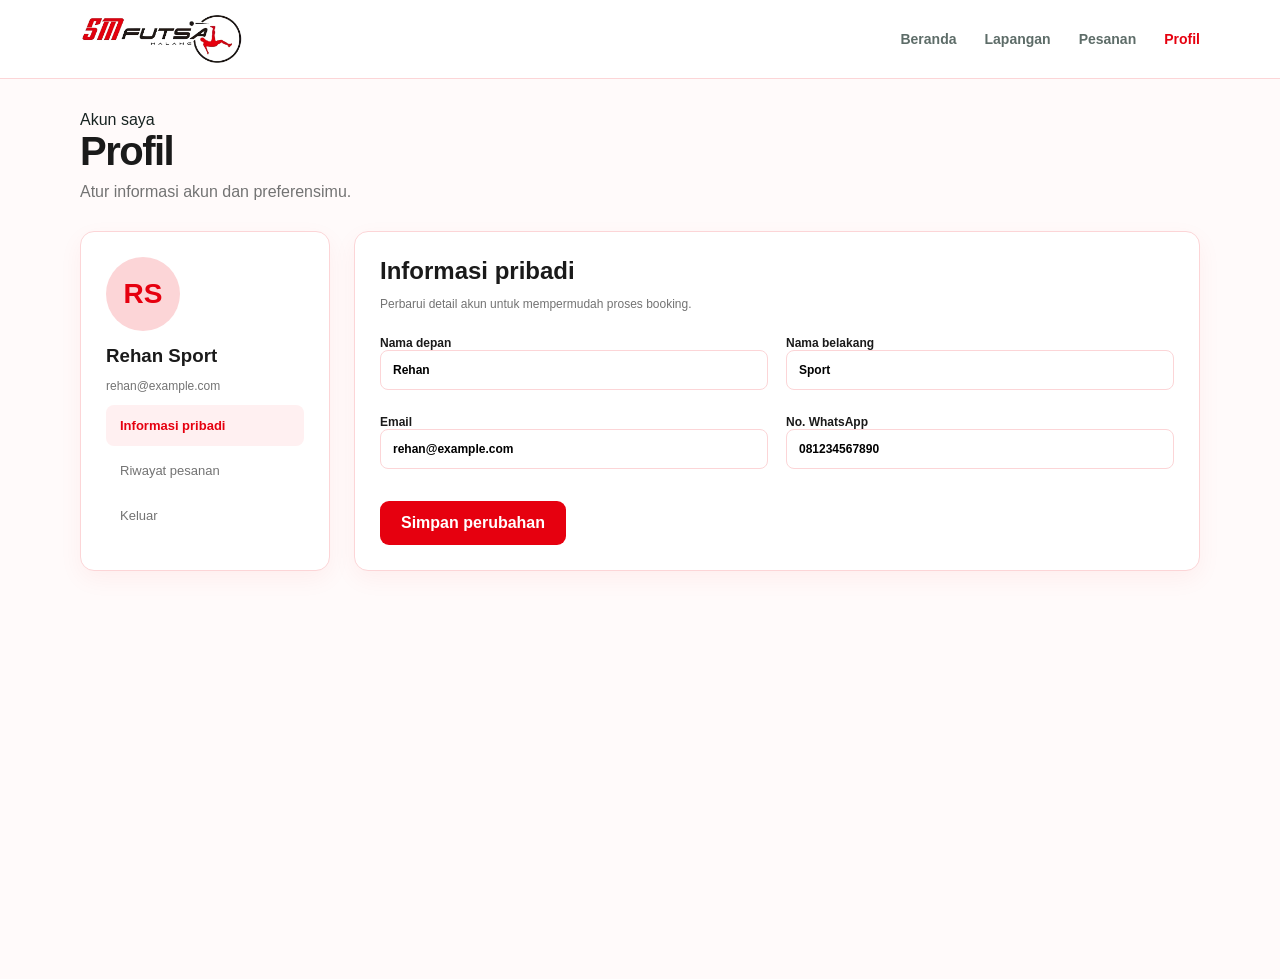
<file: profile.html>
﻿<!doctype html>
<html lang="id">
  <head>
    <meta charset="UTF-8" />
    <meta name="viewport" content="width=device-width,initial-scale=1" />
    <title>Profil | CourtGo</title>
    <link rel="icon" type="image/png" href="logo.png" />
    <link rel="stylesheet" href="styles.css" />
    <link rel="stylesheet" href="pages.css" />
  </head>
  <body>
    <header class="page-nav">
      <nav class="nav container">
        <a class="brand" href="index.html"
          ><img class="brand-logo" src="logo.png" alt="SM Futsal Malang"
        /></a><button class="nav-toggle" aria-label="Buka menu" aria-expanded="false">
          <span></span><span></span><span></span>
        </button>
        <div class="nav-links">
          <a href="index.html">Beranda</a><a href="index.html#lapangan">Lapangan</a
          ><a href="riwayat-pesanan.html">Pesanan</a
          ><a class="active" href="profile.html">Profil</a>
        </div>
      </nav>
    </header>
    <main class="page-shell">
      <div class="container">
        <div class="page-title">
          <div>
            <span class="eyebrow">Akun saya</span>
            <h1>Profil</h1>
            <p>Atur informasi akun dan preferensimu.</p>
          </div>
        </div>
        <div class="profile-layout">
          <aside class="page-card profile-menu">
            <div class="avatar">RS</div>
            <h3 style="color: var(--deep); margin: 0">Rehan Sport</h3>
            <p style="font-size: 12px; color: var(--muted)">
              rehan@example.com
            </p>
            <a class="active" href="profile.html">Informasi pribadi</a
            ><a href="riwayat-pesanan.html">Riwayat pesanan</a
            ><a href="login.html">Keluar</a>
          </aside>
          <section class="page-card profile-card">
            <h2>Informasi pribadi</h2>
            <p>Perbarui detail akun untuk mempermudah proses booking.</p>
            <div class="form-grid" style="margin-top: 25px">
              <div class="form-group">
                <label>Nama depan<input value="Rehan" /></label>
              </div>
              <div class="form-group">
                <label>Nama belakang<input value="Sport" /></label>
              </div>
              <div class="form-group">
                <label>Email<input value="rehan@example.com" /></label>
              </div>
              <div class="form-group">
                <label>No. WhatsApp<input value="081234567890" /></label>
              </div>
            </div>
            <button
              class="btn btn-primary"
              style="margin-top: 25px"
              data-toast="Profil berhasil disimpan."
            >
              Simpan perubahan
            </button>
          </section>
        </div>
      </div>
    </main>
    <div class="toast" id="toast"></div>
    <script src="app.js"></script>
  </body>
</html>
</file>
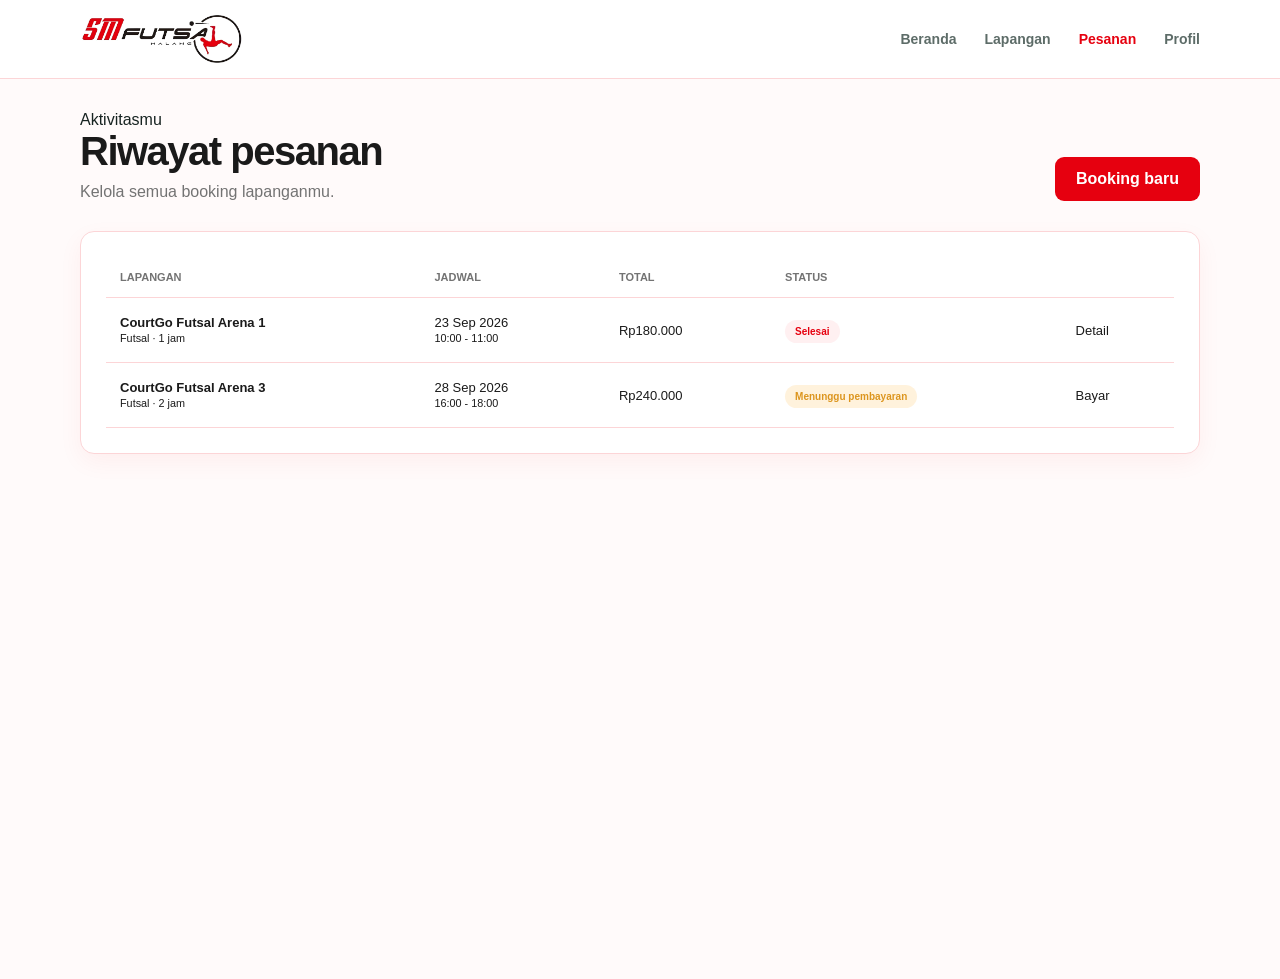
<file: riwayat-pesanan.html>
﻿<!doctype html>
<html lang="id">
  <head>
    <meta charset="UTF-8" />
    <meta name="viewport" content="width=device-width,initial-scale=1" />
    <title>Riwayat Pesanan | CourtGo</title>
    <link rel="icon" type="image/png" href="logo.png" />
    <link rel="stylesheet" href="styles.css" />
    <link rel="stylesheet" href="pages.css" />
  </head>
  <body>
    <header class="page-nav">
      <nav class="nav container">
        <a class="brand" href="index.html"
          ><img class="brand-logo" src="logo.png" alt="SM Futsal Malang"
        /></a><button class="nav-toggle" aria-label="Buka menu" aria-expanded="false">
          <span></span><span></span><span></span>
        </button>
        <div class="nav-links">
          <a href="index.html">Beranda</a><a href="index.html#lapangan">Lapangan</a
          ><a class="active" href="riwayat-pesanan.html">Pesanan</a
          ><a href="profile.html">Profil</a>
        </div>
      </nav>
    </header>
    <main class="page-shell">
      <div class="container">
        <div class="page-title">
          <div>
            <span class="eyebrow">Aktivitasmu</span>
            <h1>Riwayat pesanan</h1>
            <p>Kelola semua booking lapanganmu.</p>
          </div>
          <a class="btn btn-primary" href="index.html#lapangan">Booking baru</a>
        </div>
        <section class="page-card table-wrap">
          <table class="orders">
            <thead>
              <tr>
                <th>Lapangan</th>
                <th>Jadwal</th>
                <th>Total</th>
                <th>Status</th>
                <th></th>
              </tr>
            </thead>
            <tbody>
              <tr>
                <td>
                  <b>CourtGo Futsal Arena 1</b><br /><small>Futsal · 1 jam</small>
                </td>
                <td>23 Sep 2026<br /><small>10:00 - 11:00</small></td>
                <td>Rp180.000</td>
                <td><span class="status">Selesai</span></td>
                <td><a class="text-link" href="detail.html">Detail</a></td>
              </tr>
              <tr>
                <td>
                  <b>CourtGo Futsal Arena 3</b><br /><small
                    >Futsal · 2 jam</small
                  >
                </td>
                <td>28 Sep 2026<br /><small>16:00 - 18:00</small></td>
                <td>Rp240.000</td>
                <td><span class="status pending">Menunggu pembayaran</span></td>
                <td><a class="text-link" href="pembayaran.html">Bayar</a></td>
              </tr>
            </tbody>
          </table>
        </section>
      </div>
    </main>
    <script src="app.js"></script>
  </body>
</html>
</file>
<file: styles.css>
:root {
  --green: #e6000f;
  --deep: #1a1a1a;
  --muted: #737373;
  --line: #fcd5d7;
}
* {
  box-sizing: border-box;
}
body {
  margin: 0;
  color: #172321;
  font-family: Arial, Helvetica, sans-serif;
  background: #fff;
}
a {
  text-decoration: none;
  color: inherit;
}
button,
input,
select {
  font: inherit;
}
.container {
  width: min(1120px, calc(100% - 40px));
  margin: auto;
}
.nav {
  height: 78px;
  display: flex;
  align-items: center;
  justify-content: space-between;
}
.page-nav {
  position: relative;
  background: #fff;
  border-bottom: 1px solid var(--line);
}
.brand {
  display: flex;
  align-items: center;
  gap: 9px;
  font-size: 22px;
  font-weight: 900;
  letter-spacing: -1px;
  color: var(--deep);
}
.brand-mark {
  display: grid;
  place-items: center;
  width: 34px;
  height: 34px;
  border-radius: 10px;
  background: var(--green);
  color: #fff;
  font-size: 21px;
  font-style: italic;
}
.brand-logo {
  height: 50px;
  width: auto;
  max-width: 220px;
  object-fit: contain;
  display: block;
}
.brand-accent {
  color: var(--green);
}
.nav-links {
  display: flex;
  align-items: center;
  gap: 28px;
  color: #5d6c68;
  font-size: 14px;
  font-weight: 700;
}
.nav-links a.active {
  color: var(--green);
}
.btn {
  display: inline-block;
  border: 0;
  border-radius: 9px;
  padding: 13px 21px;
  font-weight: 800;
  cursor: pointer;
}
.btn-primary {
  background: var(--green);
  color: #fff;
}
.btn-outline {
  background: transparent;
  border: 1px solid var(--green);
  color: var(--green);
  padding: 10px 20px;
}
.nav-toggle {
  display: none;
  background: none;
  border: 0;
}
.nav-toggle span {
  display: block;
  width: 22px;
  height: 2px;
  margin: 3px;
  background: var(--deep);
}
.page-shell {
  background: #f7faf9;
  min-height: 100vh;
  padding: 120px 0 80px;
}
.page-title {
  display: flex;
  align-items: end;
  justify-content: space-between;
  margin-bottom: 30px;
}
.page-title h1 {
  font-size: 40px;
  color: var(--deep);
  margin: 0;
}
.page-title p {
  color: var(--muted);
  margin: 9px 0 0;
}
.booking-panel {
  background: #fff;
  border-radius: 14px;
  box-shadow: 0 12px 35px #e6000f14;
  padding: 21px 25px;
  display: flex;
  align-items: center;
  gap: 22px;
}
.panel-heading {
  display: flex;
  align-items: center;
  gap: 12px;
  min-width: 260px;
}
.panel-icon {
  display: grid;
  place-items: center;
  background: #fff0f1;
  color: var(--green);
  width: 42px;
  height: 42px;
  border-radius: 50%;
  font-size: 23px;
}
.panel-heading strong,
.panel-heading small {
  display: block;
}
.panel-heading small {
  font-size: 11px;
  color: var(--muted);
  margin-top: 3px;
}
.search-field {
  height: 45px;
  display: flex;
  align-items: center;
  gap: 9px;
  padding: 0 14px;
  border: 1px solid var(--line);
  border-radius: 8px;
  flex: 1;
  color: var(--muted);
}
.search-field input {
  border: 0;
  outline: 0;
  width: 100%;
  font-size: 12px;
}
.search-button {
  padding: 13px 28px;
}
.filter-row {
  display: flex;
  gap: 10px;
  margin-bottom: 24px;
}
.filter {
  border: 1px solid var(--line);
  background: #fff;
  color: #71807c;
  border-radius: 20px;
  padding: 8px 18px;
  font-size: 12px;
  font-weight: 800;
  cursor: pointer;
}
.filter.active,
.filter:hover {
  background: var(--green);
  border-color: var(--green);
  color: #fff;
}
.court-grid {
  display: grid;
  grid-template-columns: repeat(3, 1fr);
  gap: 20px;
}
.court-card,
.page-card {
  overflow: hidden;
  border: 1px solid var(--line);
  border-radius: 13px;
  background: #fff;
}
.court-image {
  height: 185px;
  position: relative;
  background: linear-gradient(135deg, #7a0c12, #c4000d 50%, #2b0205);
}
.badge {
  position: absolute;
  top: 13px;
  left: 13px;
  background: #ffffffde;
  color: var(--green);
  font-size: 10px;
  font-weight: 900;
  padding: 6px 11px;
  border-radius: 15px;
}
.heart {
  position: absolute;
  top: 11px;
  right: 12px;
  border: 0;
  background: #fff;
  border-radius: 50%;
  font-size: 20px;
  cursor: pointer;
}
.court-info,
.court-bottom {
  display: flex;
  justify-content: space-between;
  padding: 17px;
}
.court-info h3 {
  font-size: 16px;
  margin: 0 0 4px;
}
.court-info p,
.rating {
  font-size: 11px;
  color: var(--muted);
  margin: 0;
}
.court-bottom {
  align-items: center;
  padding-top: 0;
}
.book-btn {
  border: 0;
  background: #fff0f1;
  color: var(--green);
  font-weight: 900;
  font-size: 11px;
  padding: 9px 14px;
  border-radius: 7px;
}
.auth-shell {
  min-height: 100vh;
  background: linear-gradient(135deg, #fff0f1, #fffafa);
  display: grid;
  place-items: center;
  padding: 25px;
}
.auth-card {
  width: min(430px, 100%);
  background: #fff;
  padding: 36px;
  border-radius: 16px;
  box-shadow: 0 18px 50px #e6000f1c;
}
.auth-card h1 {
  color: var(--deep);
  font-size: 28px;
  margin: 30px 0 8px;
}
.auth-card > p,
.auth-footer {
  color: var(--muted);
  font-size: 13px;
}
.auth-card label {
  display: block;
  font-size: 12px;
  color: var(--deep);
  font-weight: 900;
  margin: 15px 0;
}
.auth-card input {
  display: block;
  width: 100%;
  padding: 12px;
  border: 1px solid var(--line);
  border-radius: 8px;
  margin-top: 6px;
}
.auth-card .btn {
  width: 100%;
  margin-top: 7px;
}
.auth-footer {
  text-align: center;
  margin-top: 22px;
}
.auth-footer a {
  color: var(--green);
  font-weight: 900;
}
@media (max-width: 760px) {
  .nav {
    position: relative;
  }
  .nav-toggle {
    display: flex;
    flex-direction: column;
    align-items: center;
    justify-content: center;
    gap: 4px;
    width: 42px;
    height: 42px;
    padding: 0;
    border: 1px solid var(--line);
    border-radius: 10px;
    background: #fff;
    cursor: pointer;
  }
  .nav-toggle span {
    display: block;
    width: 20px;
    height: 2px;
    margin: 0;
    background: var(--deep);
    border-radius: 2px;
    transition: all 0.2s ease;
  }
  .nav-links {
    position: absolute;
    z-index: 1000;
    top: calc(100% + 8px);
    right: 0;
    display: none;
    width: min(240px, calc(100vw - 32px));
    padding: 10px;
    border: 1px solid var(--line);
    border-radius: 14px;
    background: #fff;
    box-shadow: 0 16px 35px rgba(230, 0, 15, 0.12);
  }
  .nav-links.show {
    display: grid !important;
    gap: 3px;
  }
  .nav-links a {
    padding: 11px 12px;
    border-radius: 8px;
    color: var(--deep);
    font-size: 13px;
    font-weight: 700;
    text-decoration: none;
  }
  .nav-links a:hover,
  .nav-links a.active {
    background: #fff0f1;
    color: var(--green);
  }
  .nav-links .btn-outline {
    text-align: center;
    margin-top: 4px;
    border: 1px solid var(--green);
    color: var(--green);
  }
  .booking-panel {
    flex-wrap: wrap;
  }
  .panel-heading {
    width: 100%;
  }
  .search-field {
    min-width: 180px;
  }
  .court-grid {
    grid-template-columns: 1fr;
  }
  .page-title {
    display: block;
  }
  .page-title .btn {
    margin-top: 20px;
  }
}
</file>
<file: home-layout.css>
.site-header {
  position: absolute;
  z-index: 5;
  top: 0;
  width: 100%;
}
.hero {
  position: relative;
  overflow: hidden;
  background: #ffffff;
  min-height: 580px;
  padding-top: 130px;
}
.hero-grid {
  display: flex;
  flex-direction: column;
  min-height: 0;
}
.hero-copy {
  max-width: 720px;
}
.eyebrow {
  display: block;
  text-transform: uppercase;
  letter-spacing: 2px;
  font-size: 11px;
  font-weight: 900;
  color: var(--green);
  margin-bottom: 14px;
}
.hero h1 {
  font-family: Poppins, Arial, sans-serif;
  font-size: clamp(43px, 5.2vw, 70px);
  line-height: 1.02;
  letter-spacing: -3px;
  margin: 0 0 22px;
  color: var(--deep);
}
.hero h1 span {
  color: var(--green);
}
.hero-copy > p {
  max-width: 430px;
  color: #677771;
  font-size: 16px;
  line-height: 1.7;
}
.hero-actions {
  display: flex;
  align-items: center;
  gap: 25px;
  margin-top: 30px;
}
.text-link {
  font-size: 13px;
  font-weight: 800;
  color: var(--deep);
}
.booking-panel {
  position: relative;
  margin-top: -38px;
  z-index: 2;
  padding: 0;
  background: transparent;
  box-shadow: none;
}
.booking-panel-inner {
  width: min(100%, 370px);
  margin: auto;
  padding: 20px 21px 21px;
  border: 1px solid #fcd5d7;
  border-radius: 9px;
  background: #fff;
  box-shadow: 0 1px 3px #e6000f1a;
  color: #68738b;
}
.booking-panel h2 {
  margin: 0 0 18px;
  color: #e6000f;
  text-align: center;
  font:
    600 21px/1.3 Poppins,
    Arial,
    sans-serif;
}
.booking-panel p {
  margin: 0 auto 14px;
  text-align: center;
  font:
    12px/1.65 Poppins,
    Arial,
    sans-serif;
}
.booking-panel form {
  display: grid;
  gap: 13px;
}
.booking-panel select,
.booking-panel input {
  width: 100%;
  height: 34px;
  padding: 0 10px;
  border: 1px solid #fcd5d7;
  border-radius: 4px;
  background: #fff;
  color: #7b8494;
  font:
    12px Poppins,
    Arial,
    sans-serif;
  outline: 0;
}
.booking-panel .btn {
  width: 100%;
  height: 34px;
  padding: 0;
}
.section {
  padding: 90px 0;
}
.section-head {
  display: flex;
  justify-content: space-between;
  align-items: end;
  margin-bottom: 30px;
}
.section-head h2,
.benefits h2,
.cta h2 {
  font-family: Poppins, Arial, sans-serif;
  color: var(--deep);
  font-size: 36px;
  line-height: 1.15;
  letter-spacing: -1px;
  margin: 0;
}
.benefits {
  background: #ffffff;
  padding: 84px 0;
}
.centered {
  justify-content: center;
  text-align: center;
}
.benefit-grid {
  display: grid;
  grid-template-columns: repeat(3, 1fr);
  gap: 30px;
  margin-top: 40px;
  text-align: center;
}
.benefit {
  padding: 24px;
}
.benefit-icon {
  display: grid;
  place-items: center;
  margin: auto;
  width: 60px;
  height: 60px;
  border-radius: 19px;
  font-size: 25px;
}
.benefit-icon.green {
  background: #fff0f1;
  color: var(--green);
}
.benefit-icon.orange {
  background: #fff5eb;
  color: #ea580c;
}
.benefit-icon.blue {
  background: #fff0f1;
  color: #e6000f;
}
.benefit h3 {
  font-size: 16px;
  margin: 18px 0 7px;
}
.benefit p {
  font-size: 13px;
  line-height: 1.6;
  color: var(--muted);
  max-width: 220px;
  margin: auto;
}
.cta {
  display: flex;
  align-items: center;
  justify-content: space-between;
  gap: 30px;
  background: var(--green);
  color: #fff;
  border-radius: 18px;
  padding: 42px 53px;
  margin-top: 30px;
  margin-bottom: 90px;
}
.cta h2 {
  color: #fff;
  font-size: 32px;
}
.cta p {
  font-size: 13px;
  color: #ffe5e7;
  margin: 9px 0 0;
}
.btn-light {
  background: #fff;
  color: var(--deep);
}
.footer {
  background: #f7faf9;
  padding: 60px 0 0;
  color: #71807c;
}
.footer-grid {
  display: grid;
  grid-template-columns: 2fr 1fr 1.4fr;
  gap: 40px;
  padding-bottom: 55px;
}
.footer p {
  font-size: 12px;
  line-height: 1.7;
  margin-top: 18px;
}
.footer h4 {
  font-size: 13px;
  color: var(--deep);
  margin: 3px 0 18px;
}
.footer-grid > div:not(:first-child) a {
  display: block;
  font-size: 12px;
  margin: 0 0 12px;
}
.footer-bottom {
  border-top: 1px solid var(--line);
  padding: 18px 0;
  font-size: 10px;
}
@media (max-width: 760px) {
  .hero {
    padding-top: 110px;
  }
  .hero-grid {
    min-height: 0;
  }
  .hero-copy {
    text-align: center;
  }
  .hero-copy > p {
    margin: auto;
  }
  .hero-actions {
    justify-content: center;
  }
  .section {
    padding: 70px 0;
  }
  .section-head {
    align-items: flex-start;
    gap: 15px;
    flex-direction: column;
  }
  .benefit-grid {
    grid-template-columns: 1fr;
  }
  .cta {
    padding: 32px;
    flex-direction: column;
    align-items: flex-start;
  }
  .footer-grid {
    grid-template-columns: 1fr 1fr;
  }
  .footer-grid > div:first-child {
    grid-column: span 2;
  }
}
</file>
<file: home-fix.css>
.booking-panel {
  display: block;
  position: relative;
  isolation: isolate;
  overflow: hidden;
  flex: none;
  margin: 0 auto;
  padding: 24px 0 32px;
  background: #7a0c12;
  box-shadow: none;
}
.booking-panel:before {
  content: "";
  position: absolute;
  inset: -28px;
  background:
    linear-gradient(#7a0c1299, #3d020599),
    url("https://images.unsplash.com/photo-1574629810360-7efbbe195018?auto=format&fit=crop&w=900&q=80")
      center/cover;
  filter: blur(8px);
  z-index: -2;
}
.booking-panel:after {
  content: "";
  position: absolute;
  inset: 0;
  background: #7a0c1266;
  z-index: -1;
}
.booking-panel-title {
  position: relative;
  margin: 0 0 26px;
  text-align: center;
  color: #fff;
  font:
    800 25px/1.6 Poppins,
    Arial,
    sans-serif;
  text-shadow: 0 3px 2px #3d0205;
}
.booking-panel-inner {
  max-width: 370px;
}
.hero {
  min-height: 0;
  padding-bottom: 70px;
}
.section {
  padding-top: 70px;
}
@media (max-width: 760px) {
  .hero {
    min-height: 0;
    padding-bottom: 40px;
  }
  .booking-panel {
    padding: 20px 0 28px;
  }
  .booking-panel-inner {
    width: calc(100% - 30px);
  }
  .booking-panel-title {
    font-size: 25px;
    line-height: 1.6;
  }
  .section {
    padding-top: 55px;
  }
}
main,
.hero {
  background: #ffffff;
}
.hero .eyebrow,
.section .eyebrow {
  color: #e6000f;
}
.hero h1 span {
  color: #e6000f;
}
.hero .btn-primary,
.booking-panel .btn-primary {
  background: #e6000f;
  box-shadow: 0 10px 22px #e6000f38;
}
.hero .text-link {
  color: #c4000d;
}
.site-header .brand-mark,
.footer .brand-mark {
  background: #e6000f;
}
.site-header .brand-accent,
.footer .brand-accent {
  color: #e6000f;
}
.booking-panel:before {
  background:
    linear-gradient(#7a0c1299, #c4000d99),
    url("https://images.unsplash.com/photo-1574629810360-7efbbe195018?auto=format&fit=crop&w=900&q=80")
      center/cover;
}
.booking-panel:after {
  background: #7a0c1270;
}
.booking-panel-inner {
  border-color: #fcd5d7;
}
.booking-panel h2 {
  color: #e6000f;
}
.booking-panel select,
.booking-panel input {
  border-color: #fcd5d7;
}
.section .text-link {
  color: #c4000d;
}
.benefits {
  background: #ffffff;
}
.benefit-icon.green {
  background: #fff0f1;
  color: #e6000f;
}
.benefit-icon.orange {
  background: #fff5eb;
  color: #ea580c;
}
.benefit-icon.blue {
  background: #fff0f1;
  color: #e6000f;
}
.cta {
  background: #e6000f;
}
.cta .eyebrow {
  color: #ffd6d9;
}
:root {
  --green: #e6000f;
  --deep: #1a1a1a;
  --pale: #ffffff;
  --line: #fcd5d7;
}
.rating {
  color: #e6000f;
}
.book-btn {
  background: #fff0f1;
  color: #e6000f;
}
.court-rates {
  display: flex;
  flex-wrap: wrap;
  gap: 5px;
  margin-top: 6px;
  font-size: 10px;
}
.court-rates span {
  background: #fff0f1;
  color: #555;
  padding: 3px 6px;
  border-radius: 4px;
}
.court-rates span b {
  color: #e6000f;
  font-weight: 700;
}
.filter-row {
  flex-wrap: wrap;
}
</file>
<file: redesign.css>
html {
  scroll-behavior: smooth;
}
body {
  font-family: Poppins, Arial, sans-serif;
  background: #ffffff;
}
.skip-link {
  position: fixed;
  z-index: 20;
  top: 12px;
  left: 12px;
  padding: 9px 13px;
  border-radius: 7px;
  background: #e6000f;
  color: #fff;
  transform: translateY(-150%);
  transition: transform 0.2s ease;
}
.skip-link:focus {
  transform: none;
}
.nav-links a,
.btn,
.book-btn,
.filter,
.heart {
  transition:
    color 0.2s ease,
    background-color 0.2s ease,
    border-color 0.2s ease,
    transform 0.2s ease,
    box-shadow 0.2s ease;
}
.nav-links a:focus-visible,
.btn:focus-visible,
.book-btn:focus-visible,
.filter:focus-visible,
.heart:focus-visible,
.booking-panel select:focus-visible,
.booking-panel input:focus-visible {
  outline: 3px solid #ffb3b8;
  outline-offset: 3px;
}
.btn:hover,
.book-btn:hover {
  transform: translateY(-2px);
  box-shadow: 0 9px 18px #e6000f30;
}
.btn:active,
.book-btn:active,
.filter:active,
.heart:active {
  transform: translateY(1px) scale(0.98);
}
.hero-copy > p,
.booking-panel p,
.benefit p,
.cta p {
  max-width: 42rem;
  text-wrap: pretty;
}
.hero h1,
.booking-panel-title,
.section h2,
.benefits h2,
.cta h2 {
  text-wrap: balance;
}
.booking-panel {
  box-shadow:
    inset 0 1px #ffffff42,
    inset 0 -1px #e6000f22;
}
.booking-panel-inner {
  box-shadow:
    0 18px 40px #e6000f18,
    inset 0 1px #ffffff;
}
.court-card {
  border-color: #fcd5d7;
  box-shadow: 0 8px 22px #e6000f0a;
}
.court-image {
  background-size: cover;
  background-position: center;
  background-repeat: no-repeat;
}
.court-image::after {
  content: "";
  position: absolute;
  inset: 0;
  background: linear-gradient(180deg, rgba(0, 0, 0, 0.1) 0%, rgba(0, 0, 0, 0.45) 100%);
  border-radius: inherit;
  pointer-events: none;
}
.court-image .badge {
  z-index: 1;
}
.badge-kecil {
  background: #fff1f2de !important;
  color: #c4000d !important;
}
.court-card:hover {
  box-shadow: 0 16px 30px #e6000f1f;
}
.benefit {
  border-radius: 18px;
}
.footer {
  border-top: 1px solid #fcd5d7;
}

@media (max-width: 760px) {
  .container {
    width: min(100% - 32px, 1120px);
  }

  .nav {
    min-height: 68px;
    height: auto;
    position: relative;
  }

  .brand {
    font-size: 19px;
  }

  .brand-mark {
    width: 30px;
    height: 30px;
    font-size: 18px;
  }

  .brand-logo {
    height: 46px;
    width: auto;
    max-width: 200px;
  }

  .nav-toggle {
    display: flex !important;
    flex-direction: column !important;
    align-items: center !important;
    justify-content: center !important;
    gap: 4px;
    width: 42px;
    height: 42px;
    padding: 0;
    border: 1px solid var(--line);
    border-radius: 10px;
    background: #fff;
    cursor: pointer;
  }

  .nav-toggle span {
    display: block !important;
    flex: 0 0 2px !important;
    width: 22px !important;
    height: 2px !important;
    margin: 0 !important;
    background: var(--deep) !important;
  }

  .nav-links,
  .page-nav .nav-links {
    position: absolute;
    z-index: 10;
    top: calc(100% + 8px);
    right: 0;
    display: none;
    width: min(220px, calc(100vw - 32px));
    padding: 10px;
    border: 1px solid var(--line);
    border-radius: 14px;
    background: #fff;
    box-shadow: 0 16px 35px #e6000f18;
  }

  .nav-links.show {
    display: grid;
    gap: 3px;
  }

  .nav-links a {
    padding: 11px 12px;
    border-radius: 8px;
  }

  .nav-links .btn-outline {
    text-align: center;
    margin-top: 4px;
  }

  .page-shell {
    padding: 48px 0 56px;
  }

  .page-title h1 {
    font-size: clamp(30px, 9vw, 40px);
    line-height: 1.08;
  }

  .page-title .btn {
    width: 100%;
    text-align: center;
  }

  .page-card {
    padding: 18px;
  }

  .booking-panel {
    gap: 14px;
  }

  .booking-panel .panel-heading,
  .booking-panel .search-field,
  .booking-panel > .btn {
    width: 100%;
    min-width: 0;
  }

  .court-info {
    gap: 10px;
  }

  .court-info > div:first-child {
    min-width: 0;
  }

  .court-info h3 {
    overflow-wrap: anywhere;
  }

  .court-bottom {
    gap: 12px;
  }

  .court-bottom strong {
    font-size: 14px;
  }

  .detail-info h1 {
    font-size: 26px;
  }

  .summary-row {
    gap: 16px;
  }

  .summary-row b,
  .summary-row strong {
    text-align: right;
  }

  .table-wrap {
    padding: 8px;
  }

  .orders {
    min-width: 620px;
  }

  .form-grid {
    gap: 14px;
  }

  .hero {
    min-height: 0;
    padding-bottom: 40px;
  }

  .hero-grid {
    min-height: 0;
    gap: 20px;
  }

  .hero h1 {
    font-size: clamp(40px, 12vw, 58px);
    letter-spacing: -2px;
  }

  .hero-actions {
    flex-wrap: wrap;
    gap: 16px;
  }

  .hero-actions .btn {
    width: 100%;
    text-align: center;
  }

  .footer-grid {
    grid-template-columns: 1fr;
    gap: 24px;
  }

  .footer-grid > div:first-child {
    grid-column: auto;
  }
}

@media (prefers-reduced-motion: reduce) {
  *,
  *::before,
  *::after {
    scroll-behavior: auto !important;
    animation-duration: 0.01ms !important;
    transition-duration: 0.01ms !important;
  }
}
</file>
<file: high-end.css>
:root {
  --green: #e6000f;
  --deep: #1a1a1a;
  --pale: #ffffff;
  --line: #fcd5d7;
}
body {
  font-family: Poppins, sans-serif;
  font-variant-numeric: tabular-nums;
}
.hero,
.booking-panel,
.section,
.benefits,
.cta {
  isolation: isolate;
}
.benefits {
  position: relative;
}
.hero-copy,
.hero-art,
.booking-panel-inner,
.court-card,
.benefit,
.cta {
  animation: rise-in 0.8s cubic-bezier(0.32, 0.72, 0, 1) both;
}
.hero-art {
  animation-delay: 90ms;
}
.booking-panel-inner {
  animation-delay: 160ms;
}
.court-card:nth-child(2) {
  animation-delay: 100ms;
}
.court-card:nth-child(3) {
  animation-delay: 180ms;
}
.benefit:nth-child(2) {
  animation-delay: 100ms;
}
.benefit:nth-child(3) {
  animation-delay: 180ms;
}
@keyframes rise-in {
  from {
    opacity: 0;
    transform: translateY(18px);
    filter: blur(5px);
  }
  to {
    opacity: 1;
    transform: none;
    filter: none;
  }
}
.btn,
.book-btn,
.filter,
.heart {
  transition:
    transform 0.55s cubic-bezier(0.32, 0.72, 0, 1),
    background-color 0.35s cubic-bezier(0.32, 0.72, 0, 1),
    box-shadow 0.55s cubic-bezier(0.32, 0.72, 0, 1);
}
.btn,
.book-btn {
  border-radius: 12px;
}
.booking-panel-inner {
  border-radius: 24px;
  padding: 24px;
  box-shadow:
    0 24px 60px #e6000f18,
    inset 0 1px #fff,
    inset 0 -1px #fcd5d7;
}
.booking-panel select,
.booking-panel input {
  height: 42px;
  border-radius: 10px;
  background: #fff8f8;
}
.booking-panel .btn {
  height: 42px;
  border-radius: 12px;
}
.court-card {
  border-radius: 20px;
  box-shadow: 0 14px 35px #e6000f0d;
}
.court-image {
  border-radius: 20px 20px 0 0;
}
.benefit {
  border-radius: 22px;
  background: #ffffff80;
}
.cta {
  box-shadow: 0 20px 45px #e6000f24;
}
@media (max-width: 760px) {
  .booking-panel-inner {
    padding: 20px;
    border-radius: 20px;
  }
  .hero-copy,
  .hero-art,
  .booking-panel-inner,
  .court-card,
  .benefit,
  .cta {
    animation-duration: 0.65s;
  }
}
</file>
<file: pages.css>
﻿.page-shell {
  background: #fffafa;
  min-height: 100vh;
  padding: 32px 0 80px;
}
.page-title {
  display: flex;
  align-items: end;
  justify-content: space-between;
  margin-bottom: 30px;
}
.page-title h1 {
  font-size: 40px;
  letter-spacing: -1.5px;
  color: var(--deep);
  margin: 0;
}
.page-title p {
  color: var(--muted);
  margin: 9px 0 0;
}
.page-nav {
  position: relative;
  background: #fff;
  border-bottom: 1px solid var(--line);
}
.page-nav .nav {
  height: 78px;
}
.page-nav .brand {
  color: var(--deep);
}
.page-card {
  background: #fff;
  border: 1px solid var(--line);
  border-radius: 14px;
  padding: 25px;
  box-shadow: 0 8px 24px #e6000f0d;
}
.page-grid {
  display: grid;
  grid-template-columns: 1fr 360px;
  gap: 24px;
}
.detail-cover {
  height: 360px;
  border-radius: 12px;
  background-color: #7a0c12;
  background-size: cover;
  background-position: center;
  position: relative;
  overflow: hidden;
  box-shadow: 0 8px 24px rgba(0, 0, 0, 0.12);
}
.detail-cover .badge {
  top: 20px;
  left: 20px;
  z-index: 2;
}
.detail-cover:after {
  content: "";
  position: absolute;
  inset: 0;
  background: linear-gradient(to top, rgba(0, 0, 0, 0.45) 0%, transparent 60%);
  pointer-events: none;
}
.detail-info h1 {
  font-size: 31px;
  color: var(--deep);
  margin: 20px 0 7px;
}
.detail-info p {
  color: var(--muted);
  font-size: 13px;
}
.chips {
  display: flex;
  gap: 8px;
  flex-wrap: wrap;
  margin: 20px 0;
}
.chip {
  background: #fff0f1;
  color: var(--green);
  border-radius: 20px;
  padding: 7px 13px;
  font-size: 11px;
  font-weight: 900;
}
.schedule {
  display: grid;
  grid-template-columns: repeat(4, 1fr);
  gap: 9px;
  margin: 20px 0;
}
.slot {
  position: relative;
  border: 1.5px solid var(--line);
  background: #ffffff;
  border-radius: 10px;
  padding: 11px 6px;
  font-size: 11px;
  font-weight: 600;
  color: var(--deep);
  cursor: pointer;
  transition: all 0.18s ease;
  text-align: center;
}
.slot .slot-price {
  font-size: 10px;
  font-weight: 700;
  color: var(--muted);
  display: inline-block;
  margin-top: 2px;
  transition: color 0.18s ease;
}
/* Distinct hover state - light tint, clear outline, no solid fill */
.slot:hover:not(.selected) {
  background: #fff5f5;
  border-color: var(--green);
  color: var(--green);
  transform: translateY(-1px);
}
.slot:hover:not(.selected) .slot-price {
  color: var(--green);
}
/* Distinct selected state - solid brand red, clear white text, shadow, check indicator */
.slot.selected {
  background: var(--green) !important;
  border-color: var(--green) !important;
  color: #ffffff !important;
  font-weight: 700;
  box-shadow: 0 4px 14px rgba(230, 0, 15, 0.35);
  transform: translateY(-2px);
}
.slot.selected .slot-price {
  color: #ffffff !important;
  opacity: 0.95;
}
.slot.selected::after {
  content: "✓";
  position: absolute;
  top: 3px;
  right: 5px;
  font-size: 9px;
  font-weight: 900;
  color: #fff;
}
.summary h2 {
  font-size: 20px;
  color: var(--deep);
  margin-top: 0;
}
.summary-row {
  display: flex;
  justify-content: space-between;
  font-size: 13px;
  color: var(--muted);
  padding: 10px 0;
  border-bottom: 1px solid var(--line);
}
.summary-row.total {
  color: var(--deep);
  font-size: 17px;
  font-weight: 900;
  border: 0;
}
/* Modern tactile CourtGo checkout button */
.btn-checkout {
  display: flex;
  align-items: center;
  justify-content: space-between;
  width: 100%;
  padding: 13px 18px;
  margin-top: 18px;
  background: linear-gradient(135deg, #e6000f 0%, #b8000c 100%);
  color: #ffffff !important;
  border: none;
  border-radius: 12px;
  text-decoration: none;
  box-shadow: 0 6px 20px rgba(230, 0, 15, 0.28);
  transition: all 0.22s cubic-bezier(0.16, 1, 0.3, 1);
  cursor: pointer;
}
.btn-checkout:hover {
  background: linear-gradient(135deg, #ff1a2b 0%, #c7000e 100%);
  transform: translateY(-2px);
  box-shadow: 0 10px 26px rgba(230, 0, 15, 0.38);
  color: #ffffff !important;
}
.btn-checkout:active {
  transform: translateY(1px);
  box-shadow: 0 3px 10px rgba(230, 0, 15, 0.25);
}
.btn-checkout-content {
  display: flex;
  flex-direction: column;
  text-align: left;
  line-height: 1.25;
}
.btn-checkout-title {
  font-size: 14px;
  font-weight: 800;
  letter-spacing: -0.2px;
}
.btn-checkout-sub {
  font-size: 11px;
  font-weight: 500;
  opacity: 0.88;
  margin-top: 2px;
}
.btn-checkout-arrow {
  width: 32px;
  height: 32px;
  border-radius: 50%;
  background: rgba(255, 255, 255, 0.2);
  display: flex;
  align-items: center;
  justify-content: center;
  transition: transform 0.2s ease, background 0.2s ease;
  flex-shrink: 0;
}
.btn-checkout:hover .btn-checkout-arrow {
  background: rgba(255, 255, 255, 0.32);
  transform: translateX(3px);
}
.full-btn {
  width: 100%;
  margin-top: 15px;
}
.table-wrap {
  overflow: auto;
}
.orders {
  width: 100%;
  border-collapse: collapse;
  font-size: 13px;
}
.orders th {
  text-align: left;
  color: var(--muted);
  font-size: 11px;
  text-transform: uppercase;
  padding: 14px;
  border-bottom: 1px solid var(--line);
}
.orders td {
  padding: 17px 14px;
  border-bottom: 1px solid var(--line);
  color: var(--deep);
}
.status {
  border-radius: 15px;
  padding: 6px 10px;
  font-size: 10px;
  font-weight: 900;
  background: #fff0f1;
  color: var(--green);
}
.status.pending {
  background: #fff2dc;
  color: #dc951e;
}
.profile-layout {
  display: grid;
  grid-template-columns: 250px 1fr;
  gap: 24px;
}
.profile-menu a {
  display: block;
  padding: 13px 14px;
  color: var(--muted);
  font-size: 13px;
  border-radius: 8px;
  margin-bottom: 4px;
}
.profile-menu a.active,
.profile-menu a:hover {
  background: #fff0f1;
  color: var(--green);
  font-weight: 900;
}
.avatar {
  width: 74px;
  height: 74px;
  display: grid;
  place-items: center;
  background: #fcd5d7;
  border-radius: 50%;
  color: var(--green);
  font-size: 28px;
  font-weight: 900;
  margin-bottom: 14px;
}
.profile-card h2 {
  color: var(--deep);
  margin: 0 0 4px;
}
.profile-card p {
  font-size: 12px;
  color: var(--muted);
}
.form-grid {
  display: grid;
  grid-template-columns: 1fr 1fr;
  gap: 18px;
}
.form-group label {
  display: block;
  color: var(--deep);
  font-size: 12px;
  font-weight: 900;
  margin-bottom: 7px;
}
.form-group input {
  width: 100%;
  border: 1px solid var(--line);
  border-radius: 8px;
  padding: 12px;
  outline: 0;
}
.form-group.full {
  grid-column: span 2;
}
.auth-shell {
  min-height: 100vh;
  background: linear-gradient(135deg, #fff0f1, #fffafa);
  display: grid;
  place-items: center;
  padding: 25px;
}
.auth-card {
  width: min(430px, 100%);
  background: #fff;
  padding: 36px;
  border-radius: 16px;
  box-shadow: 0 18px 50px #e6000f1c;
}
.auth-card .brand {
  margin-bottom: 35px;
}
.auth-card h1 {
  color: var(--deep);
  font-size: 28px;
  margin: 0 0 8px;
}
.auth-card > p {
  color: var(--muted);
  font-size: 13px;
  margin: 0 0 25px;
}
.auth-card form label {
  display: block;
  font-size: 12px;
  color: var(--deep);
  font-weight: 900;
  margin-bottom: 15px;
}
.auth-card input {
  display: block;
  width: 100%;
  padding: 12px;
  border: 1px solid var(--line);
  border-radius: 8px;
  margin-top: 6px;
}
.auth-card .btn {
  width: 100%;
  margin-top: 7px;
}
.auth-footer {
  text-align: center;
  color: var(--muted);
  font-size: 12px;
  margin-top: 22px;
}
.auth-footer a {
  color: var(--green);
  font-weight: 900;
}
@media (max-width: 760px) {
  .page-grid,
  .profile-layout {
    grid-template-columns: 1fr;
  }
  .page-title {
    display: block;
  }
  .page-title .btn {
    margin-top: 20px;
  }
  .form-grid {
    grid-template-columns: 1fr;
  }
  .form-group.full {
    grid-column: auto;
  }
  .detail-cover {
    height: 240px;
  }
  .page-shell {
    padding: 16px 0 50px;
  }
}

.btn-back {
  display: inline-flex;
  align-items: center;
  gap: 10px;
  padding: 9px 16px;
  background: #ffffff;
  color: var(--deep);
  border: 1px solid var(--line);
  border-radius: 50px;
  font-size: 13px;
  font-weight: 700;
  text-decoration: none;
  box-shadow: 0 2px 8px rgba(0, 0, 0, 0.04);
  transition: all 0.2s cubic-bezier(0.16, 1, 0.3, 1);
  margin-bottom: 14px;
}
.btn-back svg {
  color: var(--green);
  transition: transform 0.2s ease;
  flex-shrink: 0;
}
.btn-back:hover {
  background: #fff0f1;
  border-color: var(--green);
  color: var(--green);
  transform: translateX(-4px);
  box-shadow: 0 4px 14px rgba(230, 0, 15, 0.12);
}
.btn-back:hover svg {
  transform: translateX(-2px);
}
.btn-back:active {
  transform: translateX(-1px) scale(0.98);
}

@media (max-width: 760px) {
  .page-nav .nav {
    position: relative;
  }
  .page-nav .nav-toggle {
    display: flex !important;
    flex-direction: column !important;
    align-items: center !important;
    justify-content: center !important;
    gap: 4px !important;
    width: 42px !important;
    height: 42px !important;
    padding: 0 !important;
    border: 1px solid var(--line) !important;
    border-radius: 10px !important;
    background: #fff !important;
    cursor: pointer !important;
  }
  .page-nav .nav-toggle span {
    display: block !important;
    flex: 0 0 2px !important;
    width: 22px !important;
    height: 2px !important;
    margin: 0 !important;
    background: var(--deep) !important;
    border-radius: 2px !important;
  }
  .page-nav .nav-links {
    position: absolute;
    z-index: 100;
    top: calc(100% + 8px);
    right: 0;
    display: none;
    width: min(220px, calc(100vw - 32px));
    padding: 10px;
    border: 1px solid var(--line);
    border-radius: 14px;
    background: #fff;
    box-shadow: 0 16px 35px #e6000f18;
  }
  .page-nav .nav-links.show {
    display: grid !important;
    gap: 3px;
  }
  .page-nav .nav-links a {
    padding: 11px 12px;
    border-radius: 8px;
    color: var(--deep);
    font-size: 13px;
    font-weight: 700;
    text-decoration: none;
  }
  .page-nav .nav-links a:hover,
  .page-nav .nav-links a.active {
    background: #fff0f1;
    color: var(--green);
  }
  .page-nav .nav-links .btn-outline {
    text-align: center;
    margin-top: 4px;
    border: 1px solid var(--green);
    color: var(--green);
  }
  .schedule {
    grid-template-columns: repeat(2, 1fr);
  }
}

.location-page { min-height: 100vh; padding-bottom: 72px; background: #fffafa; }
.location-hero { padding: 32px 0 40px; background: #fff0f1; }
.back-link { display: inline-block; margin-bottom: 22px; color: #737373; font-size: 13px; font-weight: 700; }
.location-gallery { display: grid; grid-template-columns: 1.7fr 1fr; gap: 12px; height: 340px; }
.gallery-main, .gallery-tile { position: relative; overflow: hidden; border-radius: 18px; background: linear-gradient(135deg, #7a0c12, #c4000d 48%, #ffb3b8); }
.gallery-main:after, .gallery-tile:after { content: ""; position: absolute; inset: 0; background: linear-gradient(135deg, #e6000f66, transparent 60%); }
.gallery-side { display: grid; grid-template-rows: 1fr 1fr; gap: 12px; }
.tile-2 { background: linear-gradient(135deg, #a8131d, #e6000f 55%, #5a060a); }
.tile-3 { background: linear-gradient(135deg, #d32f2f, #8a0c14 55%, #3d0205); }
.gallery-label, .gallery-count, .gallery-more { position: absolute; z-index: 1; color: #fff; font-weight: 800; }
.gallery-label { left: 24px; bottom: 22px; font-size: 20px; letter-spacing: 2px; }
.gallery-count { right: 18px; bottom: 16px; padding: 8px 12px; border-radius: 9px; background: #e6000fcc; font-size: 11px; }
.gallery-more { inset: 0; display: grid; place-items: center; font-size: 14px; }
.location-content { padding-top: 34px; }
.location-heading { display: flex; justify-content: space-between; gap: 24px; align-items: flex-start; margin-bottom: 28px; }
.location-heading h1 { margin: 4px 0 8px; color: var(--deep); font-size: clamp(28px, 4vw, 42px); letter-spacing: -1.5px; }
.location-address { margin: 0 0 12px; color: var(--muted); }
.location-meta { display: flex; flex-wrap: wrap; gap: 16px; color: var(--muted); font-size: 13px; }
.rating-star { color: #d88b21; font-weight: 800; }
.save-location { padding: 11px 15px; border: 1px solid var(--line); border-radius: 10px; background: #fff; color: var(--deep); font-weight: 800; cursor: pointer; }
.save-location.saved { background: #fff0f1; color: var(--green); }
.location-layout { display: grid; grid-template-columns: minmax(0, 1.35fr) minmax(280px, .65fr); gap: 24px; align-items: start; }
.booking-card { padding: 28px; }
.booking-card-head { display: flex; justify-content: space-between; gap: 15px; align-items: flex-start; margin-bottom: 25px; }
.booking-card h2, .info-card h2 { margin: 3px 0 0; color: var(--deep); font-size: 23px; }
.availability { color: #16a34a; font-size: 11px; font-weight: 800; white-space: nowrap; }
.availability i { display: inline-block; width: 7px; height: 7px; margin-right: 5px; border-radius: 50%; background: #22c55e; }
.date-label { display: block; margin-bottom: 8px; color: var(--deep); font-size: 12px; font-weight: 800; }
.location-date { width: 100%; padding: 12px; border: 1px solid var(--line); border-radius: 9px; background: #fff8f8; color: var(--deep); }
.date-tabs { display: grid; grid-template-columns: repeat(5, 1fr); gap: 8px; margin: 18px 0 28px; }
.date-tab { padding: 10px 4px; border: 1px solid var(--line); border-radius: 10px; background: #fff; color: var(--muted); cursor: pointer; }
.date-tab b, .date-tab small { display: block; }
.date-tab b { color: var(--deep); font-size: 16px; }
.date-tab small { margin-top: 3px; font-size: 10px; }
.date-tab.active { border-color: var(--green); background: var(--green); color: #fff; }
.date-tab.active b { color: #fff; }
.slot-heading { display: flex; justify-content: space-between; align-items: center; margin-bottom: 12px; }
.slot-heading h3 { margin: 0; font-size: 15px; }
.slot-heading span { color: var(--muted); font-size: 11px; }
.location-slots { display: grid; grid-template-columns: repeat(2, 1fr); gap: 10px; }
.location-slot { display: flex; justify-content: space-between; gap: 10px; padding: 14px; border: 1px solid var(--line); border-radius: 10px; background: #fff; color: var(--deep); text-align: left; cursor: pointer; }
.location-slot span { color: var(--muted); font-size: 11px; white-space: nowrap; }
.location-slot.selected { border-color: var(--green); background: #fff0f1; box-shadow: 0 0 0 2px #e6000f18; }
.location-cta { display: block; margin-top: 22px; text-align: center; }
.location-info { display: grid; gap: 16px; }
.info-card { padding: 22px; }
.info-card p { color: var(--muted); font-size: 13px; line-height: 1.7; }
.amenity-list { display: flex; flex-wrap: wrap; gap: 8px; margin-top: 18px; }
.amenity-list span { padding: 8px 10px; border-radius: 7px; background: #fff0f1; color: var(--deep); font-size: 11px; font-weight: 700; }
.opening-row { display: flex; justify-content: space-between; gap: 14px; padding: 12px 0; border-bottom: 1px solid var(--line); color: var(--muted); font-size: 12px; }
.opening-row:last-child { border-bottom: 0; }
.opening-row b { color: var(--deep); white-space: nowrap; }
@media (max-width: 760px) {
  .location-page { padding-bottom: 44px; }
  .location-hero { padding: 22px 0 24px; }
  .location-gallery { grid-template-columns: 1fr; height: 250px; }
  .gallery-side { display: none; }
  .gallery-label { left: 18px; bottom: 18px; font-size: 15px; }
  .location-content { padding-top: 25px; }
  .location-heading { display: block; }
  .location-heading h1 { font-size: 30px; }
  .save-location { margin-top: 18px; }
  .location-layout { grid-template-columns: 1fr; }
  .booking-card, .info-card { padding: 18px; }
  .booking-card-head { display: block; }
  .availability { display: block; margin-top: 10px; }
  .location-slots { grid-template-columns: 1fr; }
}

/* ==========================================================================
   AUTHENTIC FUTSAL CHECKOUT & PAYMENT STYLES
   ========================================================================== */
.checkout-section-title {
  display: flex;
  align-items: center;
  gap: 8px;
  font-size: 16px;
  font-weight: 800;
  color: var(--deep);
  margin: 0 0 16px;
}
.checkout-section-title .step-num {
  width: 22px;
  height: 22px;
  border-radius: 50%;
  background: var(--green);
  color: #fff;
  display: inline-flex;
  align-items: center;
  justify-content: center;
  font-size: 11px;
  font-weight: 800;
}

.tel-input-group {
  display: flex;
  align-items: stretch;
}
.tel-prefix {
  display: flex;
  align-items: center;
  gap: 6px;
  padding: 0 12px;
  background: #f8f9fa;
  border: 1px solid var(--line);
  border-right: none;
  border-radius: 8px 0 0 8px;
  font-size: 13px;
  font-weight: 700;
  color: var(--deep);
}
.tel-input-group input {
  border-top-left-radius: 0 !important;
  border-bottom-left-radius: 0 !important;
}

.payment-method-list {
  display: flex;
  flex-direction: column;
  gap: 12px;
  margin-bottom: 24px;
}
.pay-option {
  border: 1.5px solid var(--line);
  border-radius: 12px;
  background: #ffffff;
  overflow: hidden;
  transition: all 0.2s ease;
  cursor: pointer;
}
.pay-option:hover {
  border-color: #f7a8ac;
}
.pay-option.active {
  border-color: var(--green);
  box-shadow: 0 0 0 1px var(--green), 0 4px 16px rgba(230, 0, 15, 0.08);
}
.pay-option-header {
  display: flex;
  align-items: center;
  justify-content: space-between;
  padding: 14px 16px;
  user-select: none;
}
.pay-option-left {
  display: flex;
  align-items: center;
  gap: 12px;
}
.pay-radio {
  width: 18px;
  height: 18px;
  border: 2px solid #ccc;
  border-radius: 50%;
  display: flex;
  align-items: center;
  justify-content: center;
  transition: all 0.15s ease;
  flex-shrink: 0;
}
.pay-option.active .pay-radio {
  border-color: var(--green);
}
.pay-radio-inner {
  width: 8px;
  height: 8px;
  border-radius: 50%;
  background: var(--green);
  opacity: 0;
  transform: scale(0.5);
  transition: all 0.15s ease;
}
.pay-option.active .pay-radio-inner {
  opacity: 1;
  transform: scale(1);
}
.pay-title {
  font-size: 14px;
  font-weight: 700;
  color: var(--deep);
  display: block;
}
.pay-desc {
  font-size: 12px;
  color: var(--muted);
  display: block;
  margin-top: 1px;
}
.pay-badges {
  display: flex;
  align-items: center;
  gap: 6px;
}
.pay-badge-tag {
  font-size: 10px;
  font-weight: 700;
  padding: 3px 7px;
  border-radius: 4px;
  background: #f1f3f5;
  color: #495057;
}
.pay-badge-tag.highlight {
  background: #fff0f1;
  color: var(--green);
}

.pay-option-body {
  display: none;
  padding: 16px;
  border-top: 1px dashed var(--line);
  background: #fcfcfc;
}
.pay-option.active .pay-option-body {
  display: block;
}

/* QRIS Section */
.qris-container {
  display: flex;
  flex-direction: column;
  align-items: center;
  text-align: center;
  padding: 8px 0;
}
.qris-card {
  background: #ffffff;
  border: 1px solid var(--line);
  border-radius: 12px;
  padding: 14px;
  display: inline-flex;
  flex-direction: column;
  align-items: center;
  box-shadow: 0 4px 12px rgba(0, 0, 0, 0.04);
}
.qris-header {
  font-size: 11px;
  font-weight: 800;
  letter-spacing: 1px;
  color: var(--deep);
  margin-bottom: 8px;
  display: flex;
  align-items: center;
  gap: 6px;
}
.qris-merchant {
  font-size: 11px;
  color: var(--muted);
  margin-top: 6px;
}
.qris-supported {
  display: flex;
  gap: 8px;
  flex-wrap: wrap;
  justify-content: center;
  align-items: center;
  margin-top: 14px;
}
.qris-logo-item {
  display: inline-flex;
  align-items: center;
  justify-content: center;
  height: 30px;
  padding: 4px 10px;
  background: #ffffff;
  border: 1px solid var(--line);
  border-radius: 8px;
  box-shadow: 0 1px 3px rgba(0, 0, 0, 0.04);
  transition: transform 0.15s ease, border-color 0.15s ease;
}
.qris-logo-item:hover {
  transform: translateY(-1px);
  border-color: #cbd5e1;
}
.qris-logo-item img {
  height: 16px;
  width: auto;
  max-width: 64px;
  object-fit: contain;
  display: block;
}

/* Virtual Account Box */
.va-bank-selector {
  display: flex;
  gap: 8px;
  margin-bottom: 14px;
  flex-wrap: wrap;
}
.va-bank-btn {
  display: inline-flex;
  align-items: center;
  gap: 8px;
  padding: 6px 14px;
  border: 1px solid var(--line);
  border-radius: 8px;
  background: #fff;
  font-size: 12px;
  font-weight: 700;
  color: var(--deep);
  cursor: pointer;
  transition: all 0.15s ease;
}
.va-bank-btn img {
  height: 14px;
  width: auto;
  max-width: 44px;
  object-fit: contain;
  display: block;
}
.va-bank-btn.active {
  border-color: var(--green);
  background: #fff0f1;
  color: var(--green);
}
.va-code-box {
  display: flex;
  align-items: center;
  justify-content: space-between;
  background: #ffffff;
  border: 1px solid var(--line);
  border-radius: 8px;
  padding: 10px 14px;
}
.va-number {
  font-family: monospace;
  font-size: 16px;
  font-weight: 800;
  letter-spacing: 1.5px;
  color: var(--deep);
}
.btn-copy {
  display: inline-flex;
  align-items: center;
  gap: 5px;
  background: #fff0f1;
  color: var(--green);
  border: 1px solid var(--line);
  padding: 6px 12px;
  border-radius: 6px;
  font-size: 12px;
  font-weight: 700;
  cursor: pointer;
  transition: all 0.15s ease;
}
.btn-copy:hover {
  background: var(--green);
  color: #fff;
}

/* Court summary visual card */
.summary-venue-info {
  display: flex;
  gap: 12px;
  align-items: center;
  padding: 12px 0 16px;
  border-bottom: 1px solid var(--line);
  margin-bottom: 8px;
}
.summary-venue-thumb {
  width: 52px;
  height: 52px;
  border-radius: 8px;
  background-size: cover;
  background-position: center;
  flex-shrink: 0;
  border: 1px solid var(--line);
}
.summary-venue-details h4 {
  margin: 0;
  font-size: 14px;
  font-weight: 800;
  color: var(--deep);
}
.summary-venue-details p {
  margin: 3px 0 0;
  font-size: 11px;
  color: var(--muted);
}

/* Security guarantees */
.checkout-guarantee {
  display: flex;
  align-items: center;
  justify-content: center;
  gap: 8px;
  margin-top: 14px;
  font-size: 12px;
  color: var(--muted);
  text-align: center;
}

/* Modal Confirmation */
.modal-overlay {
  position: fixed;
  inset: 0;
  background: rgba(0, 0, 0, 0.6);
  backdrop-filter: blur(4px);
  display: none;
  align-items: center;
  justify-content: center;
  z-index: 1000;
  padding: 20px;
}
.modal-overlay.open {
  display: flex;
}
.modal-card {
  background: #ffffff;
  border-radius: 16px;
  max-width: 440px;
  width: 100%;
  padding: 28px 24px;
  text-align: center;
  box-shadow: 0 20px 40px rgba(0, 0, 0, 0.2);
  animation: modal-pop 0.25s cubic-bezier(0.16, 1, 0.3, 1);
}
@keyframes modal-pop {
  from { opacity: 0; transform: scale(0.92) translateY(10px); }
  to { opacity: 1; transform: scale(1) translateY(0); }
}
.modal-icon {
  width: 56px;
  height: 56px;
  border-radius: 50%;
  background: #e6f9ed;
  color: #12b886;
  display: inline-flex;
  align-items: center;
  justify-content: center;
  margin-bottom: 14px;
}
.modal-booking-id {
  background: #f8f9fa;
  border: 1px dashed var(--line);
  padding: 10px 14px;
  border-radius: 8px;
  margin: 16px 0;
  font-size: 13px;
  color: var(--muted);
}
.modal-booking-id b {
  font-family: monospace;
  font-size: 16px;
  color: var(--green);
  letter-spacing: 1px;
  margin-left: 6px;
}
.modal-actions {
  display: flex;
  flex-direction: column;
  gap: 10px;
  margin-top: 20px;
}
</file>
